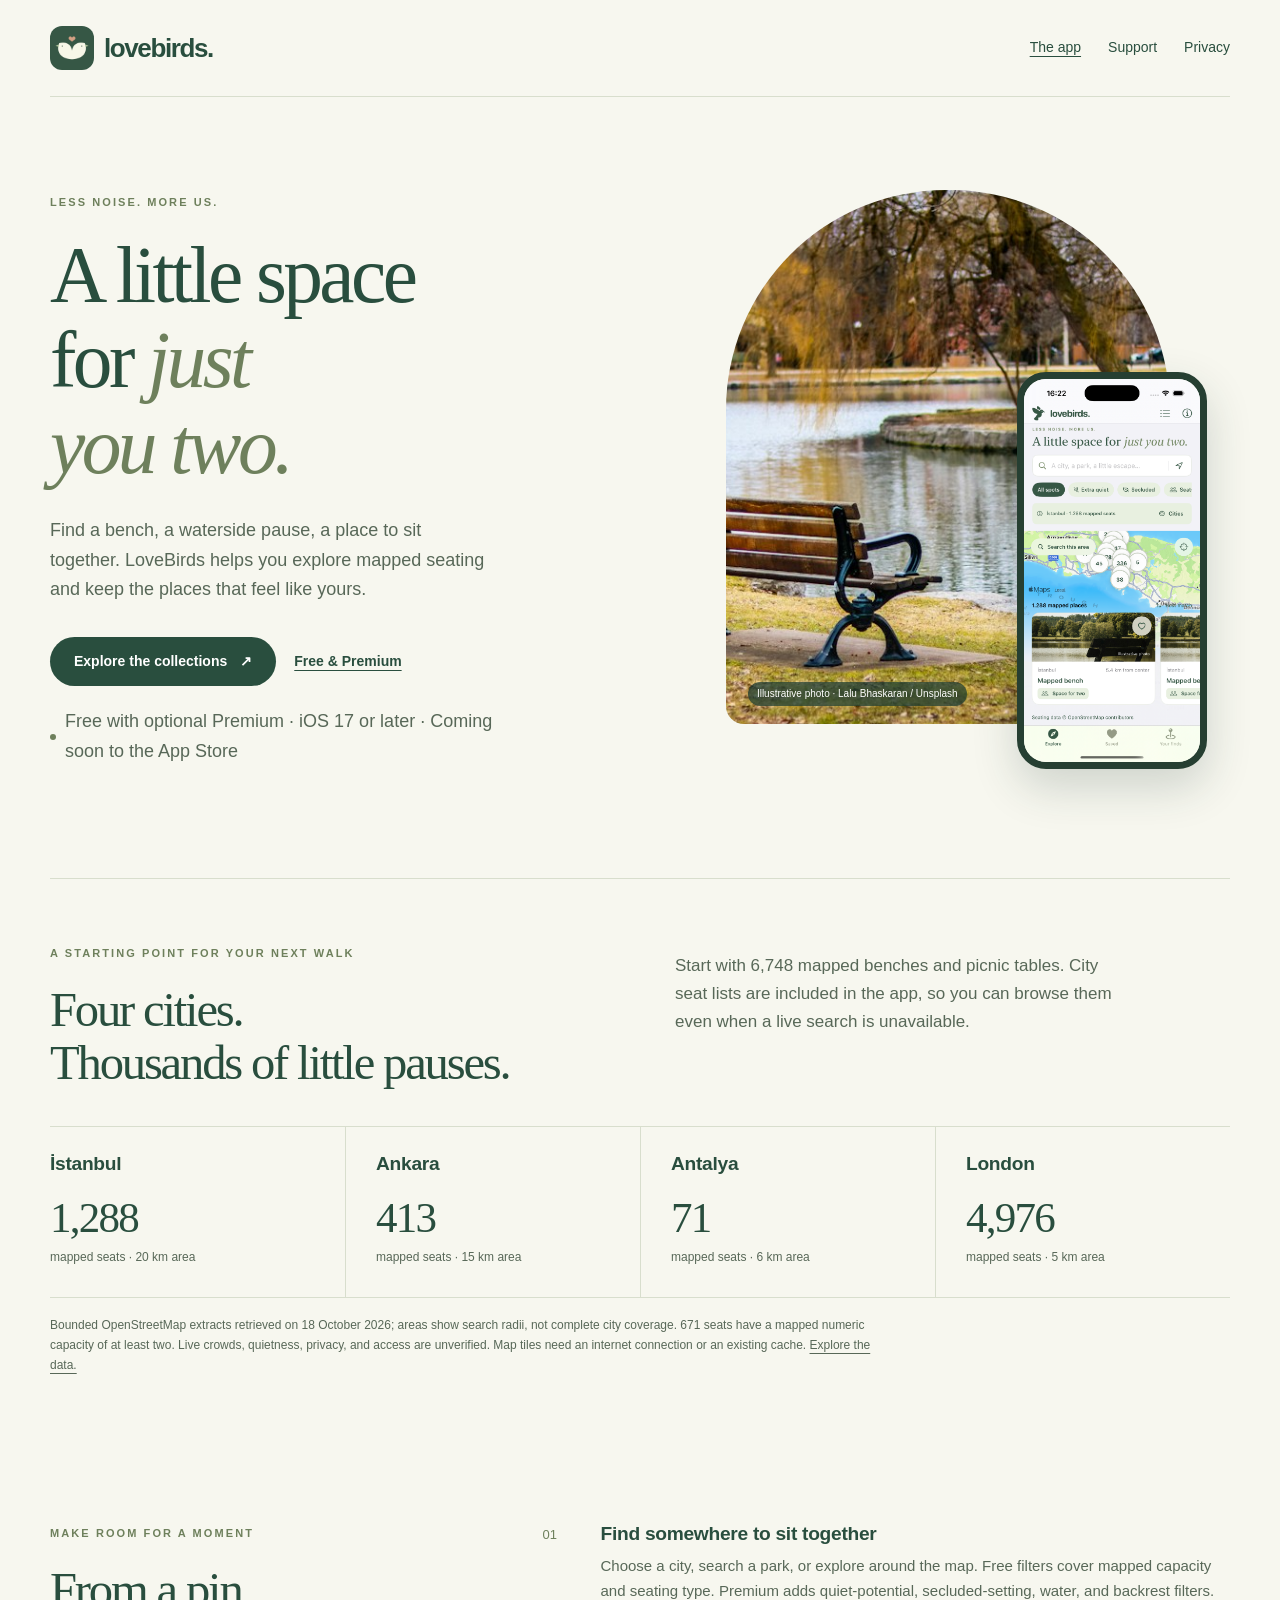
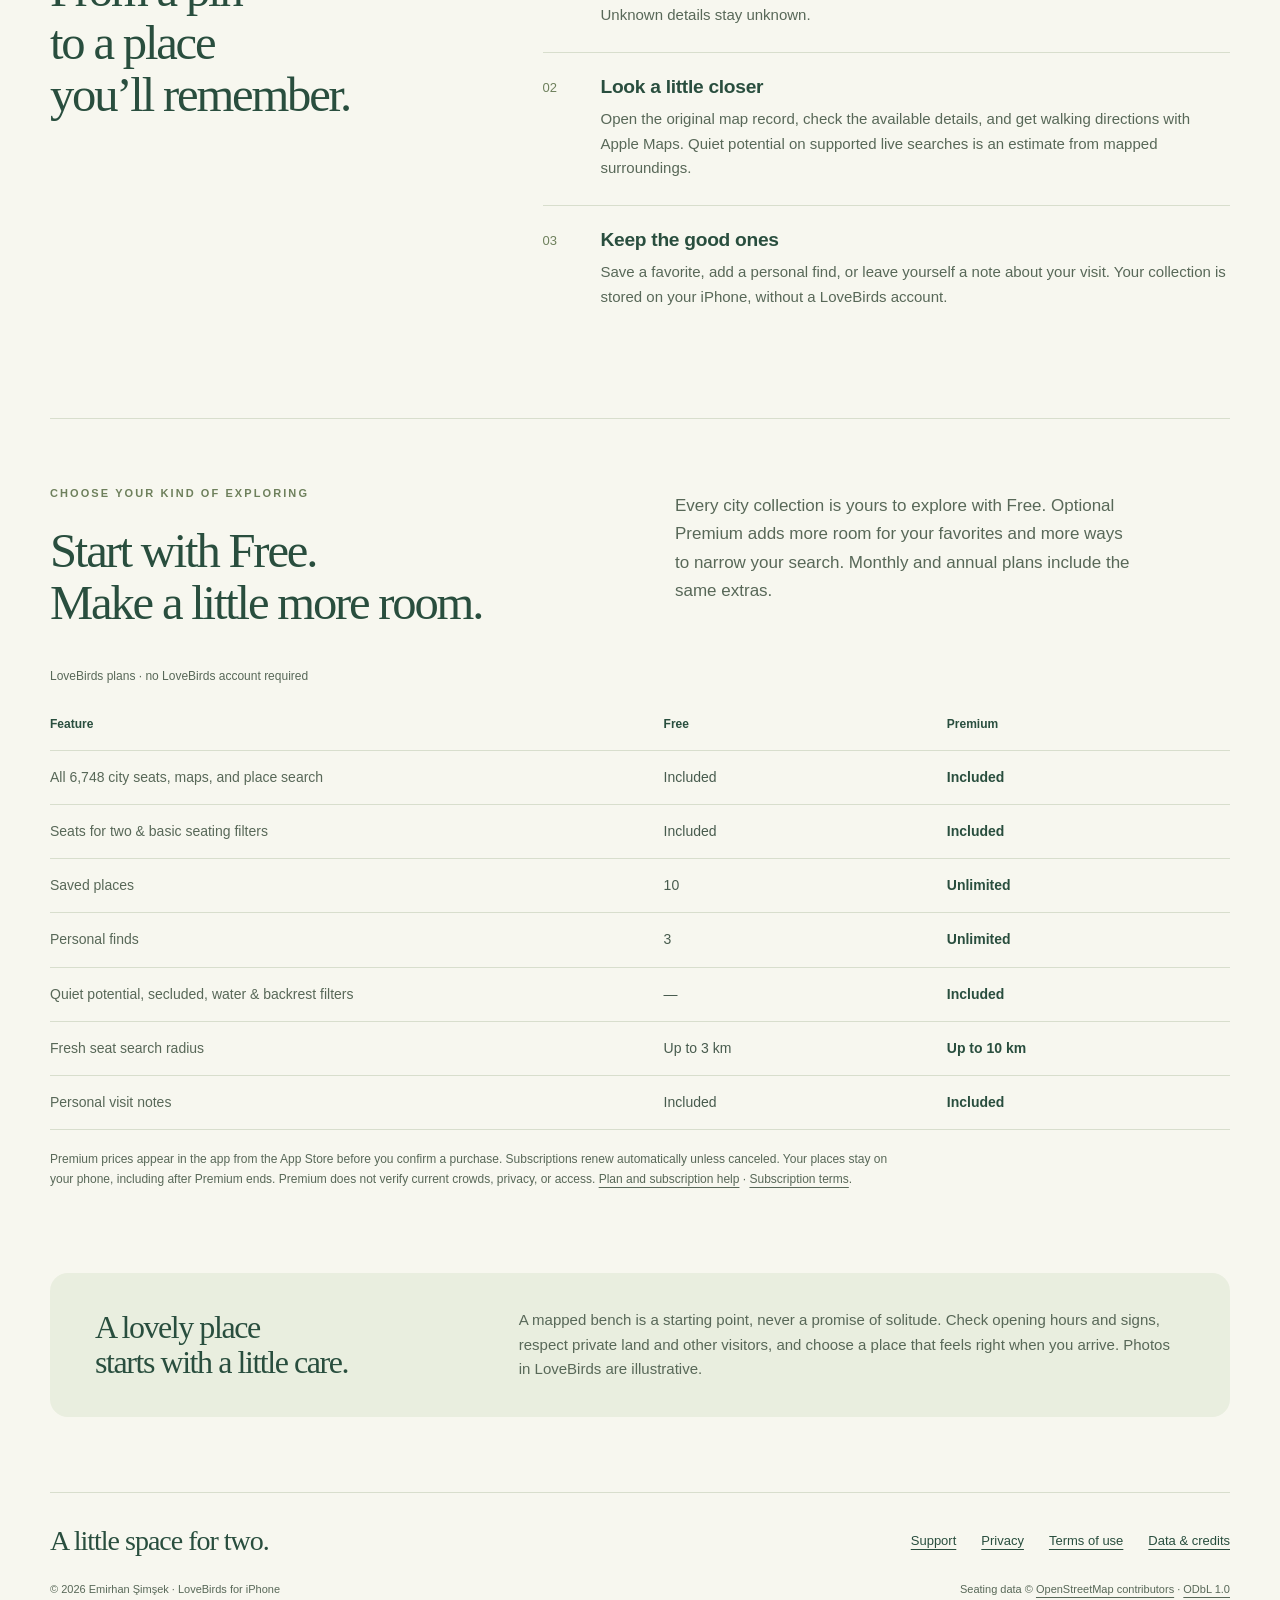
<file: index.html>
<!doctype html>
<html lang="en">
<head>
<meta charset="utf-8">
<meta name="viewport" content="width=device-width, initial-scale=1">
<meta name="theme-color" content="#294e3e">
<meta name="description" content="Find mapped benches and picnic tables, save your favorite places, and make a little time for each other. LoveBirds for iPhone.">
<meta name="referrer" content="strict-origin-when-cross-origin">
<title>A little space for two · LoveBirds</title>
<link rel="canonical" href="https://emirhan777.github.io/LoveBirds/">
<link rel="icon" type="image/png" href="assets/app-icon.png">
<link rel="apple-touch-icon" href="assets/app-icon.png">
<link rel="stylesheet" href="styles.css">
<meta property="og:title" content="A little space for two · LoveBirds">
<meta property="og:description" content="Find mapped benches and picnic tables, save your favorite places, and make a little time for each other. LoveBirds for iPhone.">
<meta property="og:type" content="website">
<meta property="og:url" content="https://emirhan777.github.io/LoveBirds/">
<meta property="og:image" content="https://emirhan777.github.io/LoveBirds/assets/app-icon.png">
</head>
<body>
<a class="skip" href="#main">Skip to content</a>
<header class="site-header wrap">
<a class="brand" href="index.html" aria-label="LoveBirds home"><img src="assets/app-icon.png" alt="" width="44" height="44">lovebirds.</a>
<nav class="site-nav" aria-label="Main navigation"><a href="index.html" aria-current="page" class="desktop-nav">The app</a><a href="support.html">Support</a><a href="privacy.html">Privacy</a></nav>
</header>
<main id="main" class="wrap">
<section class="hero" aria-labelledby="hero-title">
<div class="hero-copy"><p class="eyebrow">Less noise. More us.</p><h1 id="hero-title">A little space<br>for <em>just<br>you two.</em></h1><p>Find a bench, a waterside pause, a place to sit together. LoveBirds helps you explore mapped seating and keep the places that feel like yours.</p><div class="actions"><a class="button" href="#collections">Explore the collections <span aria-hidden="true">↗</span></a><a class="text-link" href="#plans">Free & Premium</a></div><p class="availability">Free with optional Premium · iOS 17 or later · Coming soon to the App Store</p></div>
<figure class="hero-art" aria-label="An illustrative lakeside bench and an actual LoveBirds app screenshot"><img class="landscape" src="assets/lake-bench.jpg" alt="An empty bench beside a lake, surrounded by trees" width="1000" height="667"><figcaption class="photo-note">Illustrative photo · Lalu Bhaskaran / Unsplash</figcaption><div class="phone"><img src="assets/explore.png" alt="LoveBirds showing 1,288 mapped seats around İstanbul, with map clusters and a seat card" width="1206" height="2622"></div></figure>
</section>
<section class="collection" id="collections" aria-labelledby="collections-title"><div class="section-intro"><div><p class="eyebrow">A starting point for your next walk</p><h2 id="collections-title">Four cities.<br>Thousands of little pauses.</h2></div><p>Start with 6,748 mapped benches and picnic tables. City seat lists are included in the app, so you can browse them even when a live search is unavailable.</p></div><div class="cities"><article class="city"><h3>İstanbul</h3><strong>1,288</strong><span>mapped seats · 20 km area</span></article><article class="city"><h3>Ankara</h3><strong>413</strong><span>mapped seats · 15 km area</span></article><article class="city"><h3>Antalya</h3><strong>71</strong><span>mapped seats · 6 km area</span></article><article class="city"><h3>London</h3><strong>4,976</strong><span>mapped seats · 5 km area</span></article></div><p class="small-note">Bounded OpenStreetMap extracts retrieved on 18 October 2026; areas show search radii, not complete city coverage. 671 seats have a mapped numeric capacity of at least two. Live crowds, quietness, privacy, and access are unverified. Map tiles need an internet connection or an existing cache. <a href="credits.html">Explore the data.</a></p></section>
<section class="how" aria-labelledby="how-title"><div class="how-heading"><p class="eyebrow">Make room for a moment</p><h2 id="how-title">From a pin<br>to a place<br>you’ll remember.</h2></div><div class="steps"><article class="step"><div><h3>Find somewhere to sit together</h3><p>Choose a city, search a park, or explore around the map. Free filters cover mapped capacity and seating type. Premium adds quiet-potential, secluded-setting, water, and backrest filters. Unknown details stay unknown.</p></div></article><article class="step"><div><h3>Look a little closer</h3><p>Open the original map record, check the available details, and get walking directions with Apple Maps. Quiet potential on supported live searches is an estimate from mapped surroundings.</p></div></article><article class="step"><div><h3>Keep the good ones</h3><p>Save a favorite, add a personal find, or leave yourself a note about your visit. Your collection is stored on your iPhone, without a LoveBirds account.</p></div></article></div></section>
<section class="collection" id="plans" aria-labelledby="plans-title"><div class="section-intro"><div><p class="eyebrow">Choose your kind of exploring</p><h2 id="plans-title">Start with Free.<br>Make a little more room.</h2></div><p>Every city collection is yours to explore with Free. Optional Premium adds more room for your favorites and more ways to narrow your search. Monthly and annual plans include the same extras.</p></div><table class="data-table plan-table"><caption class="small-note">LoveBirds plans · no LoveBirds account required</caption><thead><tr><th scope="col">Feature</th><th scope="col">Free</th><th scope="col">Premium</th></tr></thead><tbody><tr><th scope="row">All 6,748 city seats, maps, and place search</th><td>Included</td><td>Included</td></tr><tr><th scope="row">Seats for two & basic seating filters</th><td>Included</td><td>Included</td></tr><tr><th scope="row">Saved places</th><td>10</td><td>Unlimited</td></tr><tr><th scope="row">Personal finds</th><td>3</td><td>Unlimited</td></tr><tr><th scope="row">Quiet potential, secluded, water & backrest filters</th><td>—</td><td>Included</td></tr><tr><th scope="row">Fresh seat search radius</th><td>Up to 3 km</td><td>Up to 10 km</td></tr><tr><th scope="row">Personal visit notes</th><td>Included</td><td>Included</td></tr></tbody></table><p class="small-note">Premium prices appear in the app from the App Store before you confirm a purchase. Subscriptions renew automatically unless canceled. Your places stay on your phone, including after Premium ends. Premium does not verify current crowds, privacy, or access. <a href="support.html#premium">Plan and subscription help</a> · <a href="terms.html#subscriptions">Subscription terms</a>.</p></section>
<aside class="gentle-note"><h2>A lovely place<br>starts with a little care.</h2><p>A mapped bench is a starting point, never a promise of solitude. Check opening hours and signs, respect private land and other visitors, and choose a place that feels right when you arrive. Photos in LoveBirds are illustrative.</p></aside>
</main>
<footer class="site-footer wrap">
<div class="footer-top"><span class="footer-brand">A little space for two.</span><nav class="footer-links" aria-label="Information"><a href="support.html">Support</a><a href="privacy.html">Privacy</a><a href="terms.html">Terms of use</a><a href="credits.html">Data & credits</a></nav></div>
<div class="footer-note"><p>© 2026 Emirhan Şimşek · LoveBirds for iPhone</p><p>Seating data © <a href="https://www.openstreetmap.org/copyright">OpenStreetMap contributors</a> · <a href="data/ODbL-1.0.txt">ODbL 1.0</a></p></div>
</footer>
</body>
</html>
</file>
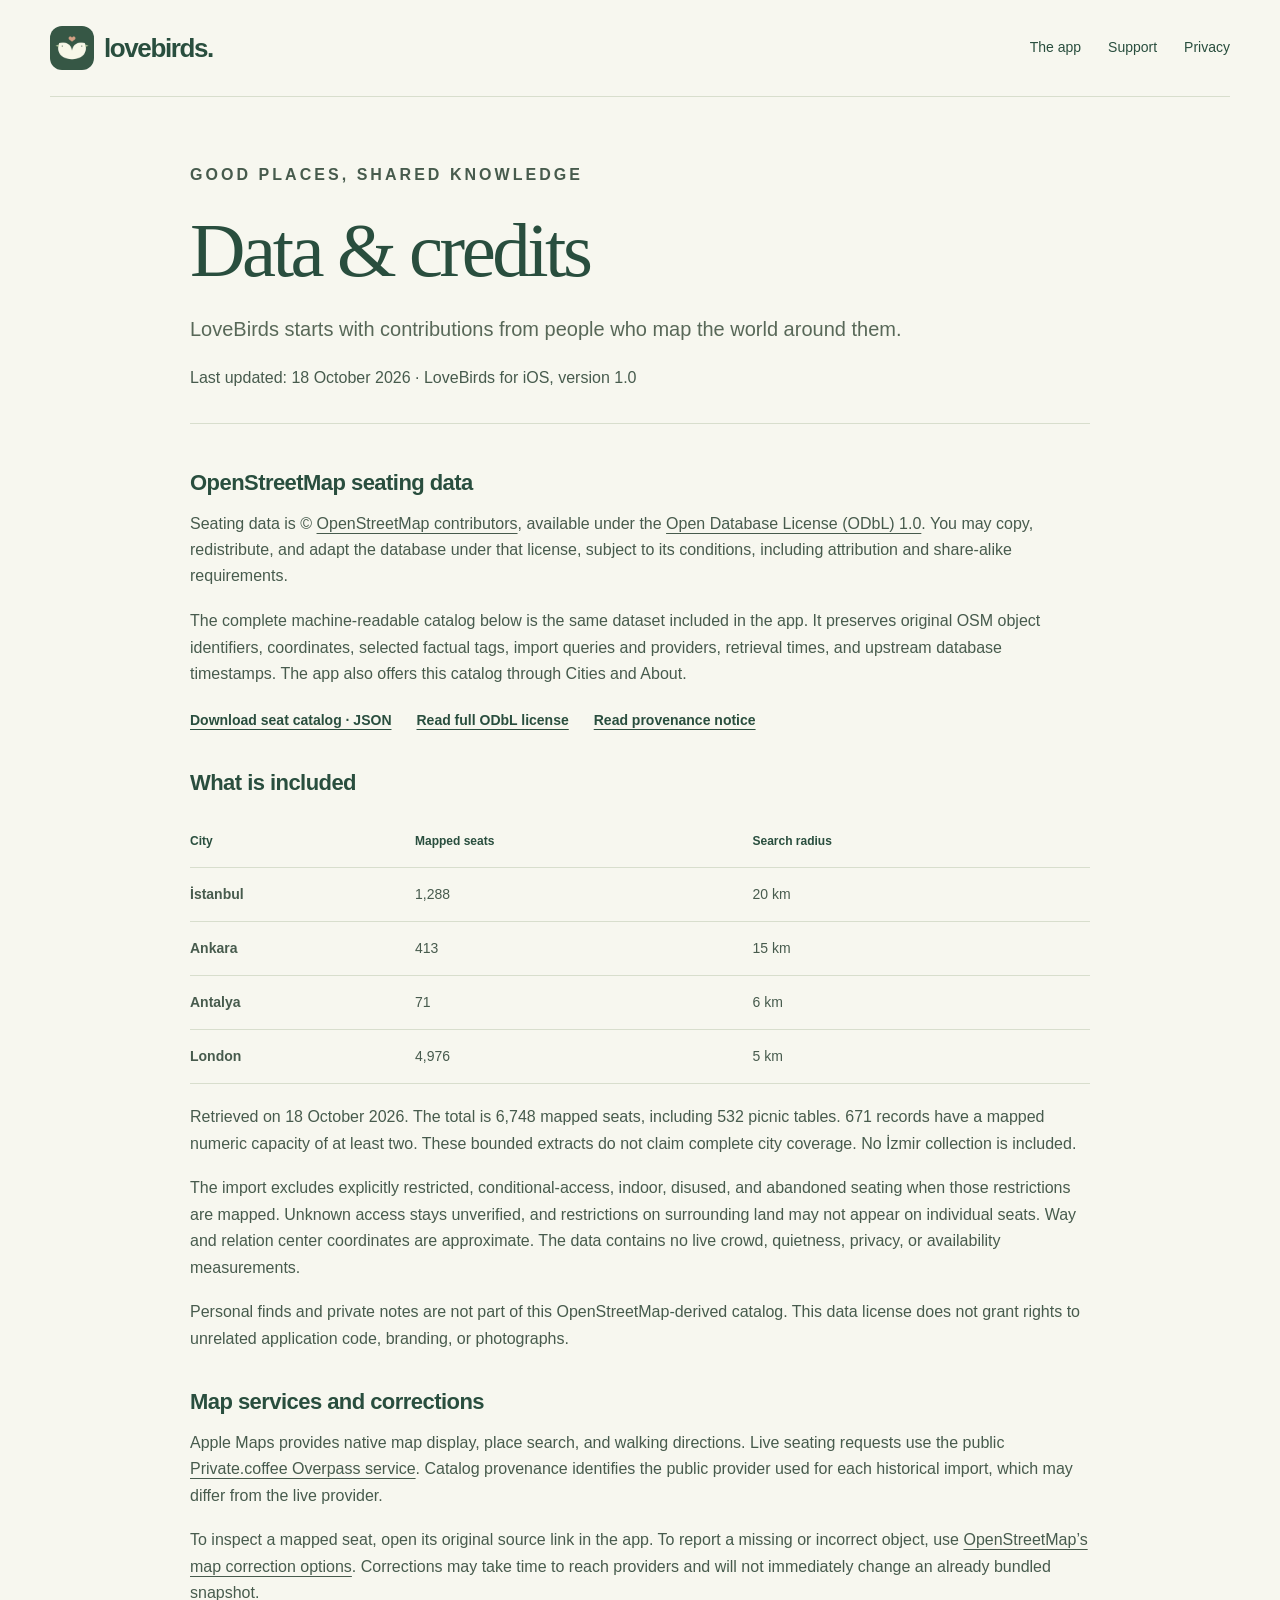
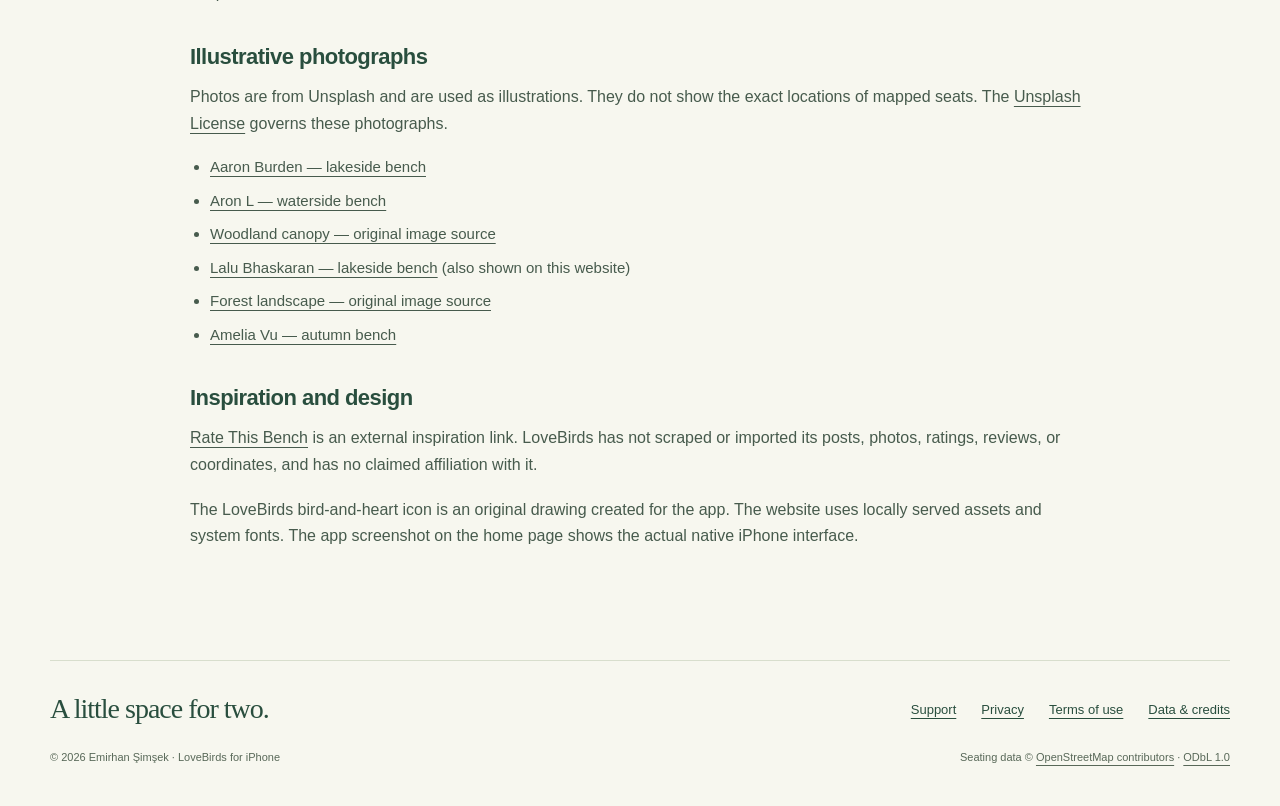
<file: credits.html>
<!doctype html>
<html lang="en">
<head>
<meta charset="utf-8">
<meta name="viewport" content="width=device-width, initial-scale=1">
<meta name="theme-color" content="#294e3e">
<meta name="description" content="OpenStreetMap attribution, the downloadable LoveBirds seat catalog, source provenance, and photo credits.">
<meta name="referrer" content="strict-origin-when-cross-origin">
<title>Data &amp; credits · LoveBirds</title>
<link rel="canonical" href="https://emirhan777.github.io/LoveBirds/credits.html">
<link rel="icon" type="image/png" href="assets/app-icon.png">
<link rel="apple-touch-icon" href="assets/app-icon.png">
<link rel="stylesheet" href="styles.css">
<meta property="og:title" content="Data &amp; credits · LoveBirds">
<meta property="og:description" content="OpenStreetMap attribution, the downloadable LoveBirds seat catalog, source provenance, and photo credits.">
<meta property="og:type" content="website">
<meta property="og:url" content="https://emirhan777.github.io/LoveBirds/credits.html">
<meta property="og:image" content="https://emirhan777.github.io/LoveBirds/assets/app-icon.png">
</head>
<body>
<a class="skip" href="#main">Skip to content</a>
<header class="site-header wrap">
<a class="brand" href="index.html" aria-label="LoveBirds home"><img src="assets/app-icon.png" alt="" width="44" height="44">lovebirds.</a>
<nav class="site-nav" aria-label="Main navigation"><a href="index.html" class="desktop-nav">The app</a><a href="support.html">Support</a><a href="privacy.html">Privacy</a></nav>
</header>
<main id="main" class="wrap document"><header class="document-head"><p class="eyebrow">Good places, shared knowledge</p><h1>Data & credits</h1><p class="lead">LoveBirds starts with contributions from people who map the world around them.</p><p class="updated">Last updated: 18 October 2026 · LoveBirds for iOS, version 1.0</p></header>
<section><h2>OpenStreetMap seating data</h2><p>Seating data is © <a href="https://www.openstreetmap.org/copyright">OpenStreetMap contributors</a>, available under the <a href="https://opendatacommons.org/licenses/odbl/1-0/">Open Database License (ODbL) 1.0</a>. You may copy, redistribute, and adapt the database under that license, subject to its conditions, including attribution and share-alike requirements.</p><p>The complete machine-readable catalog below is the same dataset included in the app. It preserves original OSM object identifiers, coordinates, selected factual tags, import queries and providers, retrieval times, and upstream database timestamps. The app also offers this catalog through Cities and About.</p><div class="download-links"><a href="data/seating-catalog.json" download>Download seat catalog · JSON</a><a href="data/ODbL-1.0.txt">Read full ODbL license</a><a href="data/NOTICE.txt">Read provenance notice</a></div></section>
<section><h2>What is included</h2><table class="data-table"><thead><tr><th scope="col">City</th><th scope="col">Mapped seats</th><th scope="col">Search radius</th></tr></thead><tbody><tr><td>İstanbul</td><td>1,288</td><td>20 km</td></tr><tr><td>Ankara</td><td>413</td><td>15 km</td></tr><tr><td>Antalya</td><td>71</td><td>6 km</td></tr><tr><td>London</td><td>4,976</td><td>5 km</td></tr></tbody></table><p>Retrieved on 18 October 2026. The total is 6,748 mapped seats, including 532 picnic tables. 671 records have a mapped numeric capacity of at least two. These bounded extracts do not claim complete city coverage. No İzmir collection is included.</p><p>The import excludes explicitly restricted, conditional-access, indoor, disused, and abandoned seating when those restrictions are mapped. Unknown access stays unverified, and restrictions on surrounding land may not appear on individual seats. Way and relation center coordinates are approximate. The data contains no live crowd, quietness, privacy, or availability measurements.</p><p>Personal finds and private notes are not part of this OpenStreetMap-derived catalog. This data license does not grant rights to unrelated application code, branding, or photographs.</p></section>
<section><h2>Map services and corrections</h2><p>Apple Maps provides native map display, place search, and walking directions. Live seating requests use the public <a href="https://overpass.private.coffee/">Private.coffee Overpass service</a>. Catalog provenance identifies the public provider used for each historical import, which may differ from the live provider.</p><p>To inspect a mapped seat, open its original source link in the app. To report a missing or incorrect object, use <a href="https://www.openstreetmap.org/fixthemap">OpenStreetMap’s map correction options</a>. Corrections may take time to reach providers and will not immediately change an already bundled snapshot.</p></section>
<section><h2>Illustrative photographs</h2><p>Photos are from Unsplash and are used as illustrations. They do not show the exact locations of mapped seats. The <a href="https://unsplash.com/license">Unsplash License</a> governs these photographs.</p><ul class="credit-list"><li><a href="https://unsplash.com/photos/ETcgMw6MdZY">Aaron Burden — lakeside bench</a></li><li><a href="https://unsplash.com/photos/dphL_bn1yIg">Aron L — waterside bench</a></li><li><a href="https://images.unsplash.com/photo-1441974231531-c6227db76b6e">Woodland canopy — original image source</a></li><li><a href="https://unsplash.com/photos/YF_fKkDw4jI">Lalu Bhaskaran — lakeside bench</a> (also shown on this website)</li><li><a href="https://images.unsplash.com/photo-1473448912268-2022ce9509d8">Forest landscape — original image source</a></li><li><a href="https://unsplash.com/photos/hNfQpGv3Zt0">Amelia Vu — autumn bench</a></li></ul></section>
<section><h2>Inspiration and design</h2><p><a href="https://www.instagram.com/ratethisbench/">Rate This Bench</a> is an external inspiration link. LoveBirds has not scraped or imported its posts, photos, ratings, reviews, or coordinates, and has no claimed affiliation with it.</p><p>The LoveBirds bird-and-heart icon is an original drawing created for the app. The website uses locally served assets and system fonts. The app screenshot on the home page shows the actual native iPhone interface.</p></section>
</main>
<footer class="site-footer wrap">
<div class="footer-top"><span class="footer-brand">A little space for two.</span><nav class="footer-links" aria-label="Information"><a href="support.html">Support</a><a href="privacy.html">Privacy</a><a href="terms.html">Terms of use</a><a href="credits.html" aria-current="page">Data & credits</a></nav></div>
<div class="footer-note"><p>© 2026 Emirhan Şimşek · LoveBirds for iPhone</p><p>Seating data © <a href="https://www.openstreetmap.org/copyright">OpenStreetMap contributors</a> · <a href="data/ODbL-1.0.txt">ODbL 1.0</a></p></div>
</footer>
</body>
</html>
</file>
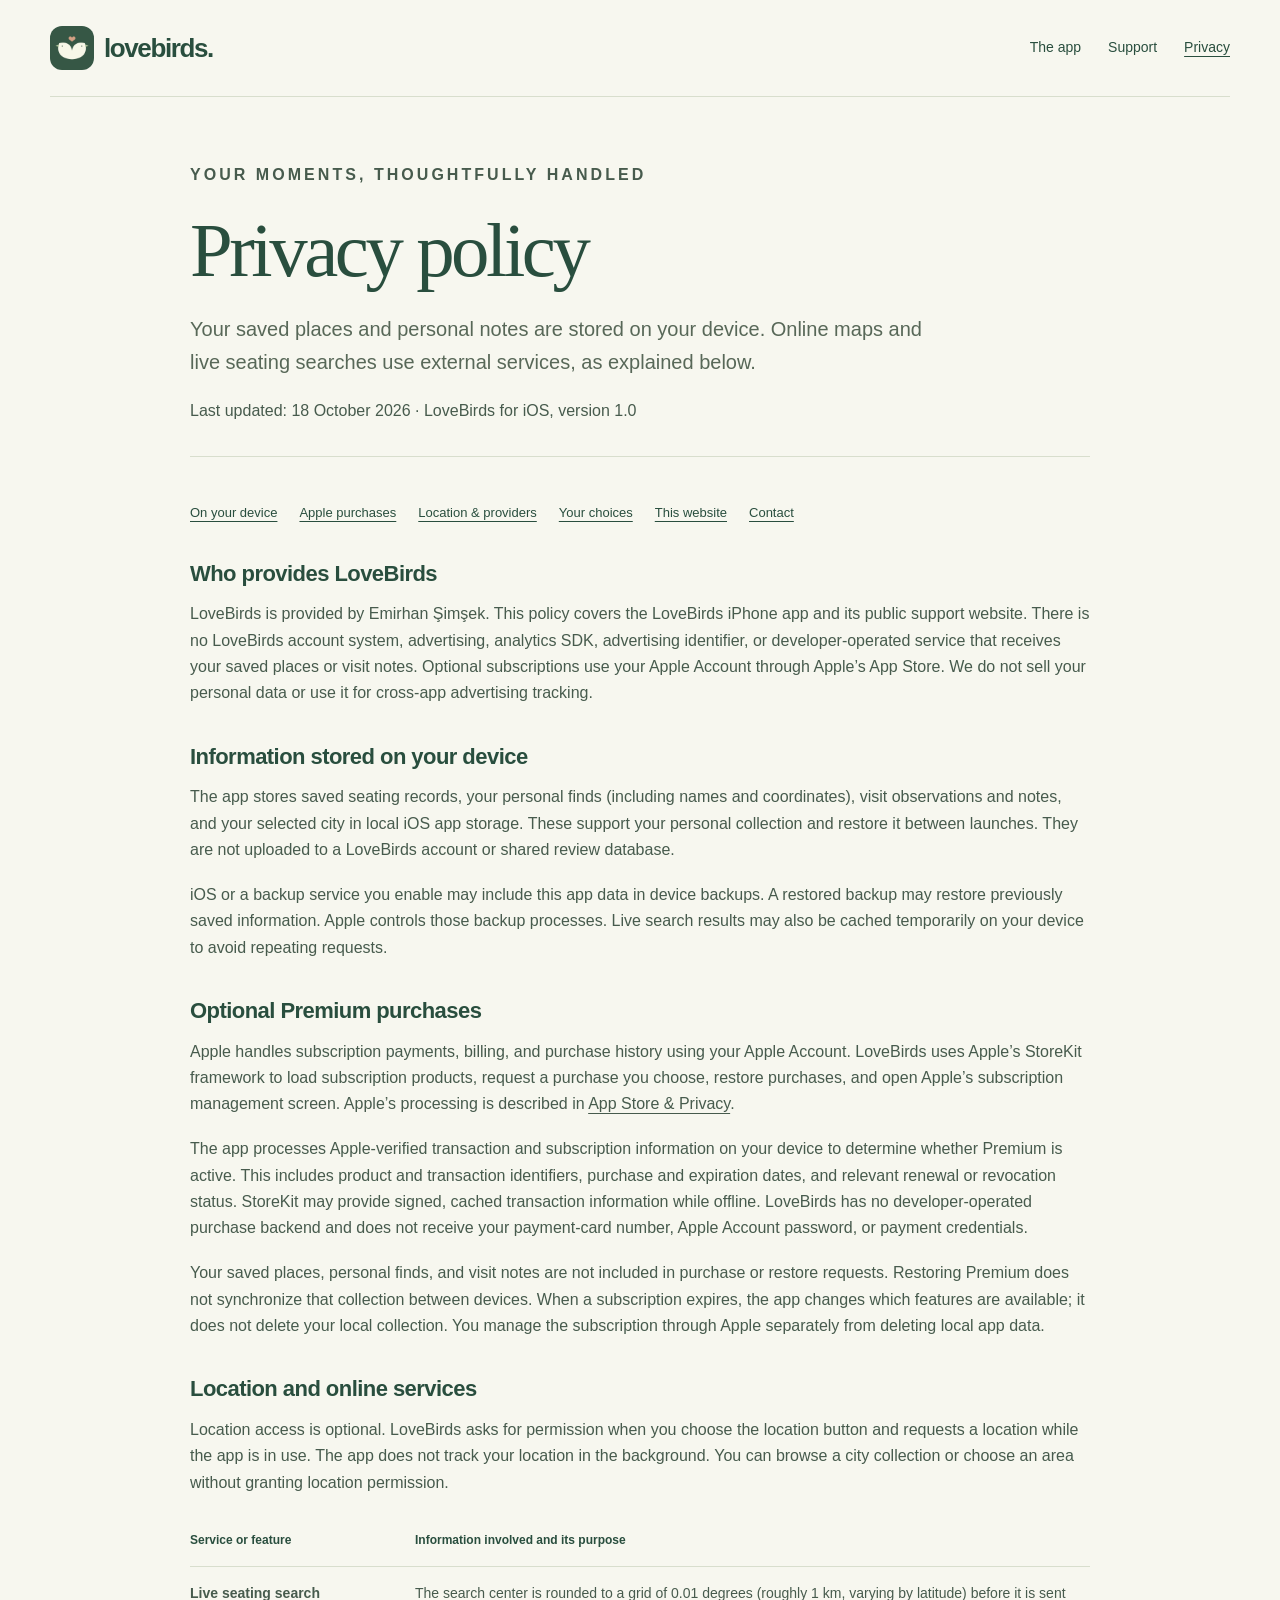
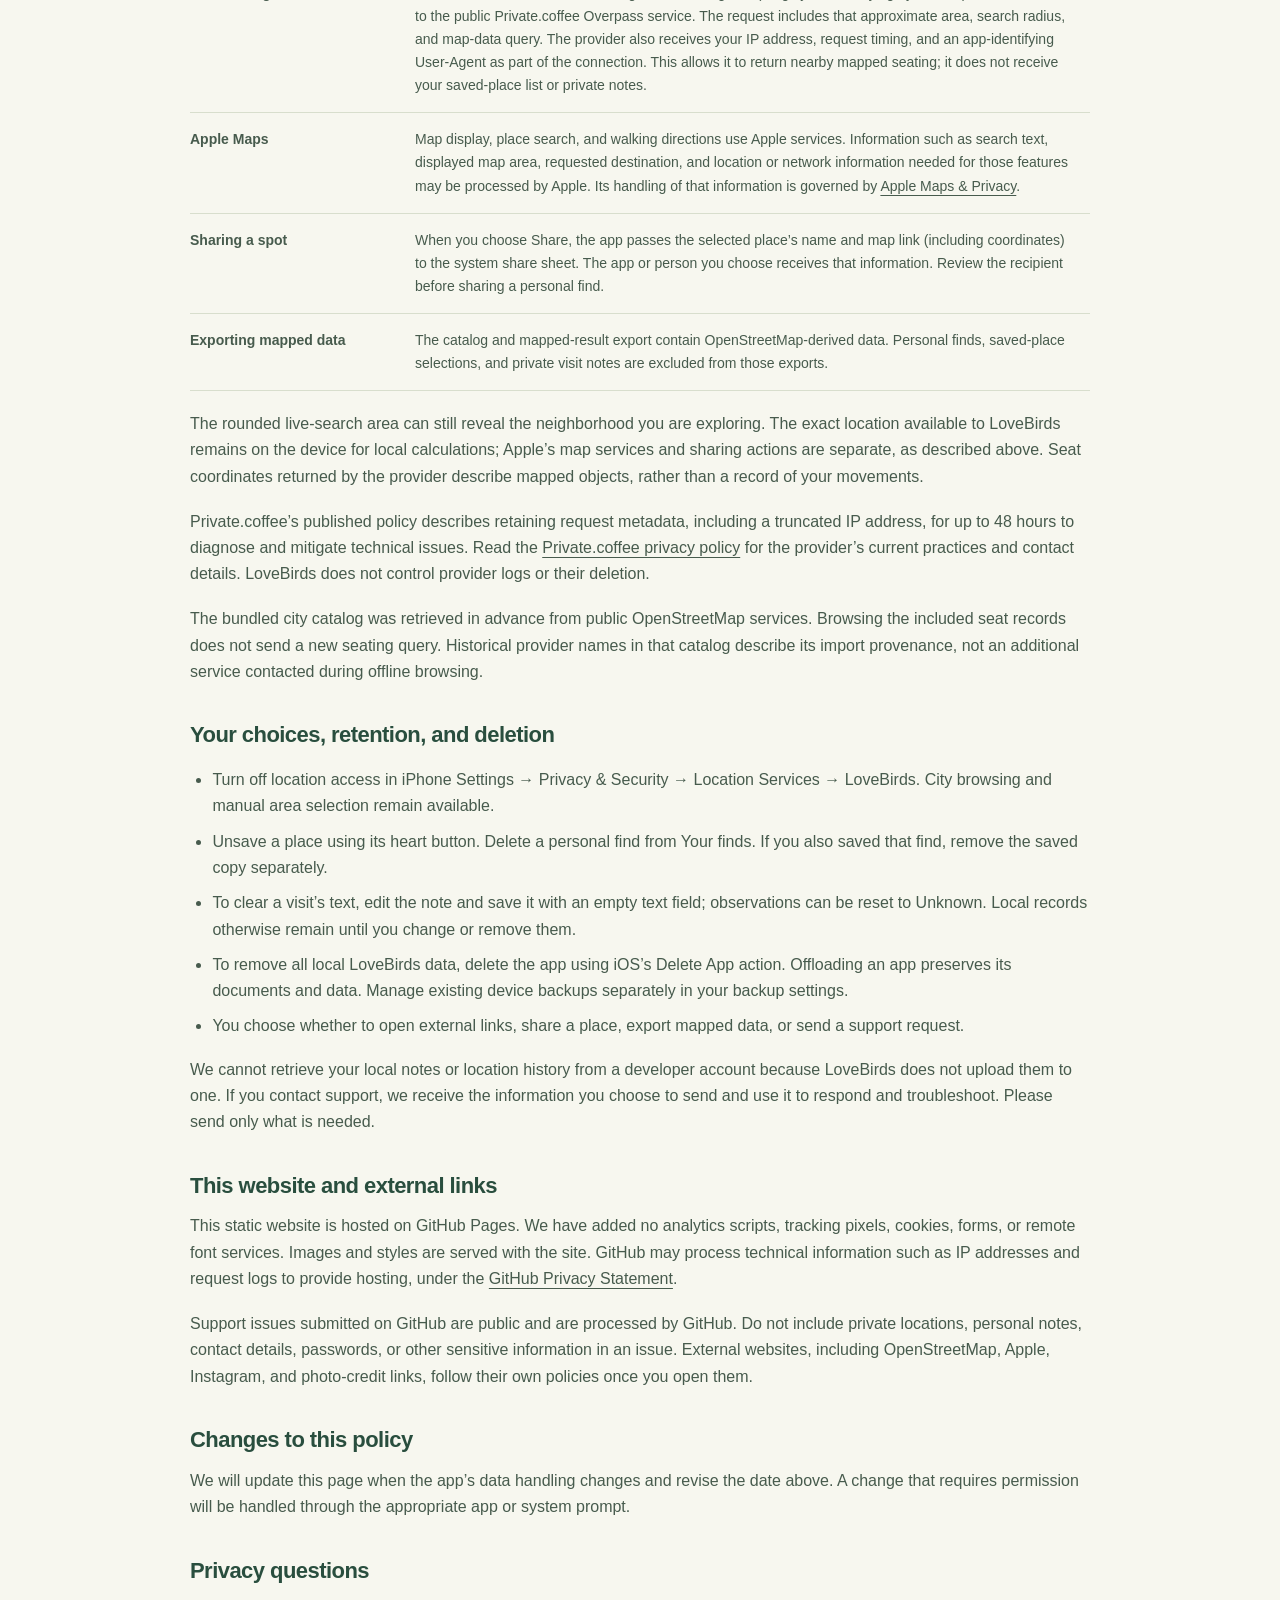
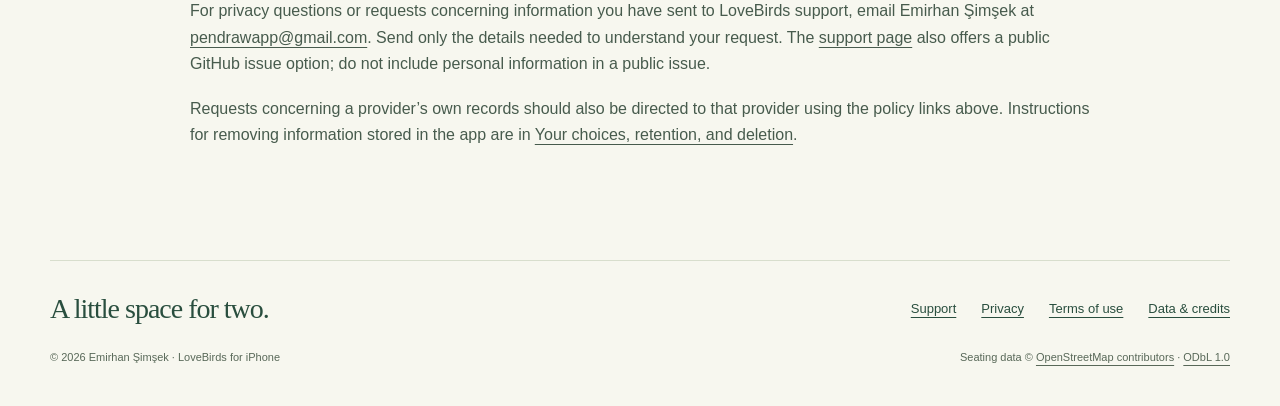
<file: privacy.html>
<!doctype html>
<html lang="en">
<head>
<meta charset="utf-8">
<meta name="viewport" content="width=device-width, initial-scale=1">
<meta name="theme-color" content="#294e3e">
<meta name="description" content="How LoveBirds uses location, stores saved places and notes, and connects to map and seating providers.">
<meta name="referrer" content="strict-origin-when-cross-origin">
<title>Privacy policy · LoveBirds</title>
<link rel="canonical" href="https://emirhan777.github.io/LoveBirds/privacy.html">
<link rel="icon" type="image/png" href="assets/app-icon.png">
<link rel="apple-touch-icon" href="assets/app-icon.png">
<link rel="stylesheet" href="styles.css">
<meta property="og:title" content="Privacy policy · LoveBirds">
<meta property="og:description" content="How LoveBirds uses location, stores saved places and notes, and connects to map and seating providers.">
<meta property="og:type" content="website">
<meta property="og:url" content="https://emirhan777.github.io/LoveBirds/privacy.html">
<meta property="og:image" content="https://emirhan777.github.io/LoveBirds/assets/app-icon.png">
</head>
<body>
<a class="skip" href="#main">Skip to content</a>
<header class="site-header wrap">
<a class="brand" href="index.html" aria-label="LoveBirds home"><img src="assets/app-icon.png" alt="" width="44" height="44">lovebirds.</a>
<nav class="site-nav" aria-label="Main navigation"><a href="index.html" class="desktop-nav">The app</a><a href="support.html">Support</a><a href="privacy.html" aria-current="page">Privacy</a></nav>
</header>
<main id="main" class="wrap document"><header class="document-head"><p class="eyebrow">Your moments, thoughtfully handled</p><h1>Privacy policy</h1><p class="lead">Your saved places and personal notes are stored on your device. Online maps and live seating searches use external services, as explained below.</p><p class="updated">Last updated: 18 October 2026 · LoveBirds for iOS, version 1.0</p></header>
<nav class="contents" aria-label="On this page"><a href="#local-data">On your device</a><a href="#purchases">Apple purchases</a><a href="#location">Location & providers</a><a href="#choices">Your choices</a><a href="#website">This website</a><a href="#contact">Contact</a></nav>
<section><h2>Who provides LoveBirds</h2><p>LoveBirds is provided by Emirhan Şimşek. This policy covers the LoveBirds iPhone app and its public support website. There is no LoveBirds account system, advertising, analytics SDK, advertising identifier, or developer-operated service that receives your saved places or visit notes. Optional subscriptions use your Apple Account through Apple’s App Store. We do not sell your personal data or use it for cross-app advertising tracking.</p></section>
<section id="local-data"><h2>Information stored on your device</h2><p>The app stores saved seating records, your personal finds (including names and coordinates), visit observations and notes, and your selected city in local iOS app storage. These support your personal collection and restore it between launches. They are not uploaded to a LoveBirds account or shared review database.</p><p>iOS or a backup service you enable may include this app data in device backups. A restored backup may restore previously saved information. Apple controls those backup processes. Live search results may also be cached temporarily on your device to avoid repeating requests.</p></section>
<section id="purchases"><h2>Optional Premium purchases</h2><p>Apple handles subscription payments, billing, and purchase history using your Apple Account. LoveBirds uses Apple’s StoreKit framework to load subscription products, request a purchase you choose, restore purchases, and open Apple’s subscription management screen. Apple’s processing is described in <a href="https://www.apple.com/legal/privacy/data/en/app-store/">App Store & Privacy</a>.</p><p>The app processes Apple-verified transaction and subscription information on your device to determine whether Premium is active. This includes product and transaction identifiers, purchase and expiration dates, and relevant renewal or revocation status. StoreKit may provide signed, cached transaction information while offline. LoveBirds has no developer-operated purchase backend and does not receive your payment-card number, Apple Account password, or payment credentials.</p><p>Your saved places, personal finds, and visit notes are not included in purchase or restore requests. Restoring Premium does not synchronize that collection between devices. When a subscription expires, the app changes which features are available; it does not delete your local collection. You manage the subscription through Apple separately from deleting local app data.</p></section>
<section id="location"><h2>Location and online services</h2><p>Location access is optional. LoveBirds asks for permission when you choose the location button and requests a location while the app is in use. The app does not track your location in the background. You can browse a city collection or choose an area without granting location permission.</p><table class="data-table"><thead><tr><th scope="col">Service or feature</th><th scope="col">Information involved and its purpose</th></tr></thead><tbody><tr><td>Live seating search</td><td>The search center is rounded to a grid of 0.01 degrees (roughly 1 km, varying by latitude) before it is sent to the public Private.coffee Overpass service. The request includes that approximate area, search radius, and map-data query. The provider also receives your IP address, request timing, and an app-identifying User-Agent as part of the connection. This allows it to return nearby mapped seating; it does not receive your saved-place list or private notes.</td></tr><tr><td>Apple Maps</td><td>Map display, place search, and walking directions use Apple services. Information such as search text, displayed map area, requested destination, and location or network information needed for those features may be processed by Apple. Its handling of that information is governed by <a href="https://www.apple.com/legal/privacy/data/en/apple-maps/">Apple Maps & Privacy</a>.</td></tr><tr><td>Sharing a spot</td><td>When you choose Share, the app passes the selected place’s name and map link (including coordinates) to the system share sheet. The app or person you choose receives that information. Review the recipient before sharing a personal find.</td></tr><tr><td>Exporting mapped data</td><td>The catalog and mapped-result export contain OpenStreetMap-derived data. Personal finds, saved-place selections, and private visit notes are excluded from those exports.</td></tr></tbody></table><p>The rounded live-search area can still reveal the neighborhood you are exploring. The exact location available to LoveBirds remains on the device for local calculations; Apple’s map services and sharing actions are separate, as described above. Seat coordinates returned by the provider describe mapped objects, rather than a record of your movements.</p><p>Private.coffee’s published policy describes retaining request metadata, including a truncated IP address, for up to 48 hours to diagnose and mitigate technical issues. Read the <a href="https://overpass.private.coffee/#privacy">Private.coffee privacy policy</a> for the provider’s current practices and contact details. LoveBirds does not control provider logs or their deletion.</p><p>The bundled city catalog was retrieved in advance from public OpenStreetMap services. Browsing the included seat records does not send a new seating query. Historical provider names in that catalog describe its import provenance, not an additional service contacted during offline browsing.</p></section>
<section id="choices"><h2>Your choices, retention, and deletion</h2><ul><li>Turn off location access in iPhone Settings → Privacy & Security → Location Services → LoveBirds. City browsing and manual area selection remain available.</li><li>Unsave a place using its heart button. Delete a personal find from Your finds. If you also saved that find, remove the saved copy separately.</li><li>To clear a visit’s text, edit the note and save it with an empty text field; observations can be reset to Unknown. Local records otherwise remain until you change or remove them.</li><li>To remove all local LoveBirds data, delete the app using iOS’s Delete App action. Offloading an app preserves its documents and data. Manage existing device backups separately in your backup settings.</li><li>You choose whether to open external links, share a place, export mapped data, or send a support request.</li></ul><p>We cannot retrieve your local notes or location history from a developer account because LoveBirds does not upload them to one. If you contact support, we receive the information you choose to send and use it to respond and troubleshoot. Please send only what is needed.</p></section>
<section id="website"><h2>This website and external links</h2><p>This static website is hosted on GitHub Pages. We have added no analytics scripts, tracking pixels, cookies, forms, or remote font services. Images and styles are served with the site. GitHub may process technical information such as IP addresses and request logs to provide hosting, under the <a href="https://docs.github.com/en/site-policy/privacy-policies/github-general-privacy-statement">GitHub Privacy Statement</a>.</p><p>Support issues submitted on GitHub are public and are processed by GitHub. Do not include private locations, personal notes, contact details, passwords, or other sensitive information in an issue. External websites, including OpenStreetMap, Apple, Instagram, and photo-credit links, follow their own policies once you open them.</p></section>
<section><h2>Changes to this policy</h2><p>We will update this page when the app’s data handling changes and revise the date above. A change that requires permission will be handled through the appropriate app or system prompt.</p></section>
<section id="contact"><h2>Privacy questions</h2><p>For privacy questions or requests concerning information you have sent to LoveBirds support, email Emirhan Şimşek at <a href="mailto:pendrawapp@gmail.com?subject=LoveBirds%20privacy">pendrawapp@gmail.com</a>. Send only the details needed to understand your request. The <a href="support.html#contact">support page</a> also offers a public GitHub issue option; do not include personal information in a public issue.</p><p>Requests concerning a provider’s own records should also be directed to that provider using the policy links above. Instructions for removing information stored in the app are in <a href="#choices">Your choices, retention, and deletion</a>.</p></section>
</main>
<footer class="site-footer wrap">
<div class="footer-top"><span class="footer-brand">A little space for two.</span><nav class="footer-links" aria-label="Information"><a href="support.html">Support</a><a href="privacy.html" aria-current="page">Privacy</a><a href="terms.html">Terms of use</a><a href="credits.html">Data & credits</a></nav></div>
<div class="footer-note"><p>© 2026 Emirhan Şimşek · LoveBirds for iPhone</p><p>Seating data © <a href="https://www.openstreetmap.org/copyright">OpenStreetMap contributors</a> · <a href="data/ODbL-1.0.txt">ODbL 1.0</a></p></div>
</footer>
</body>
</html>
</file>
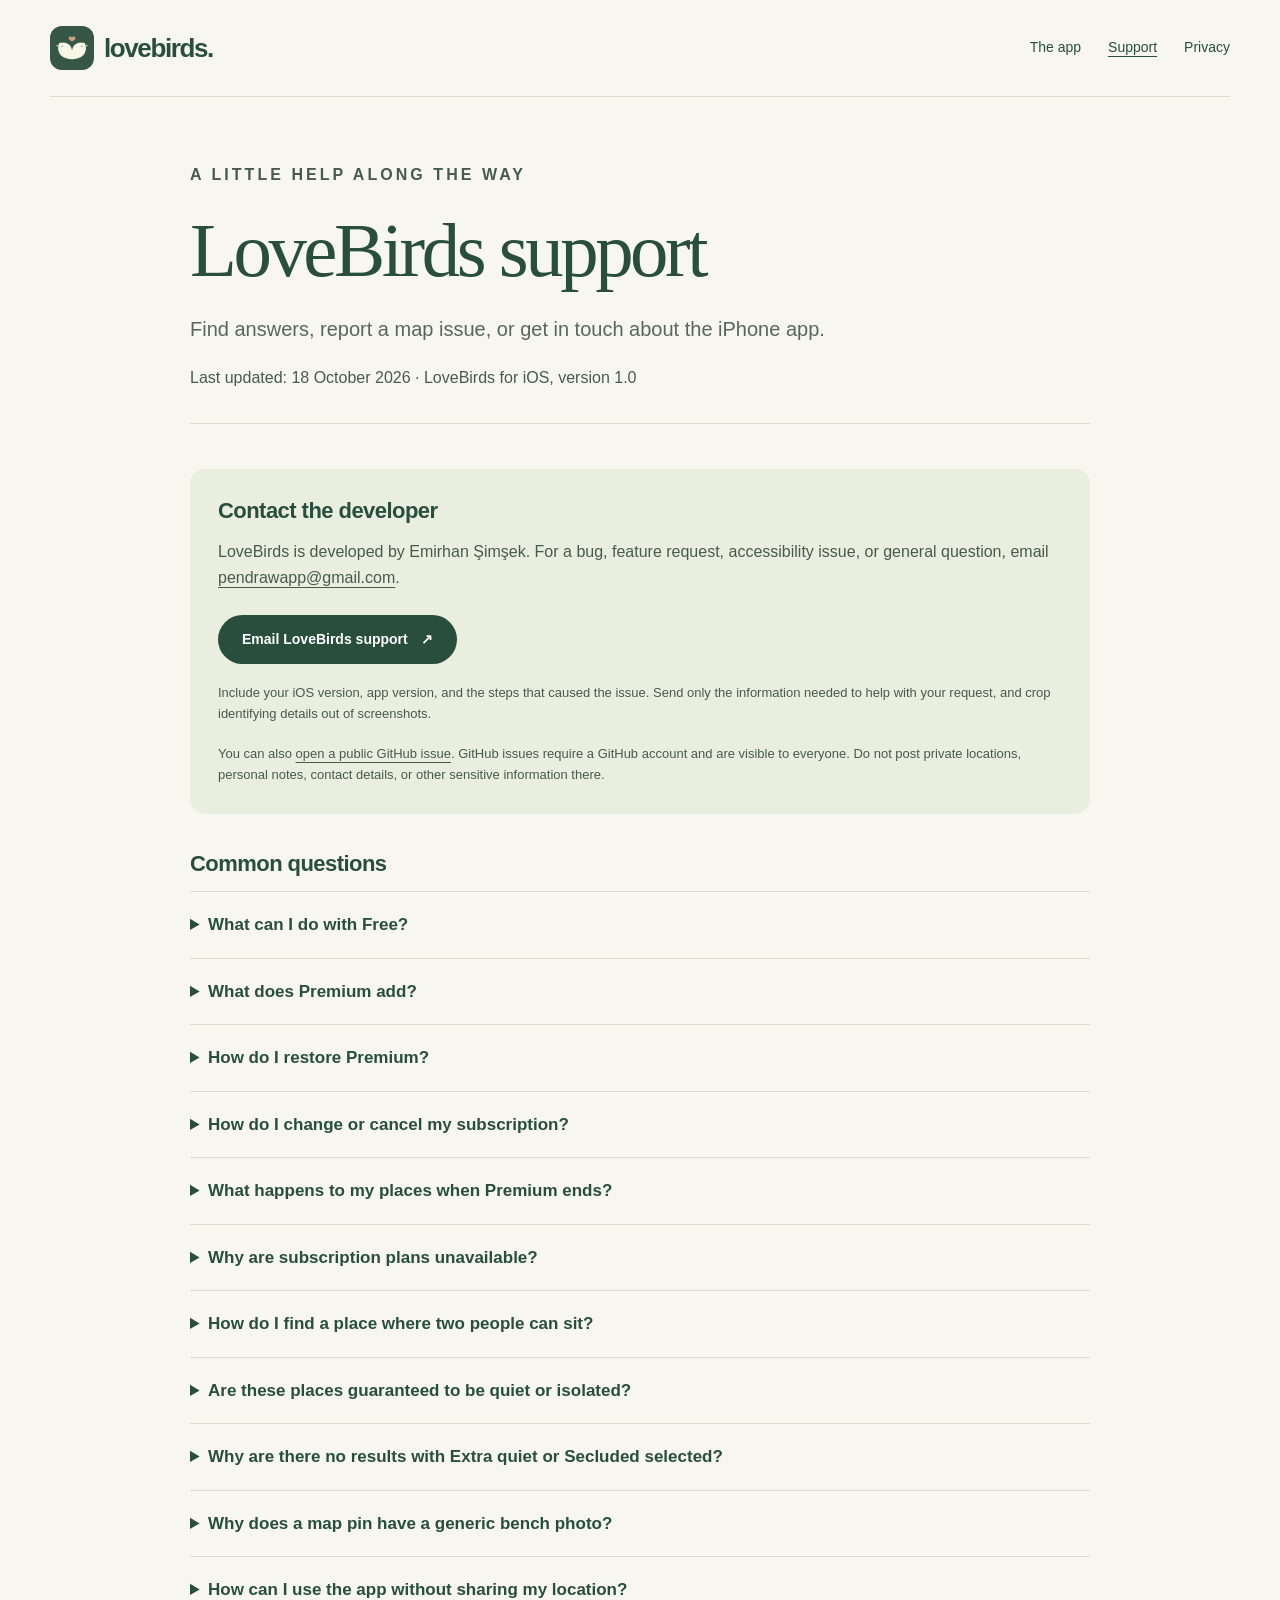
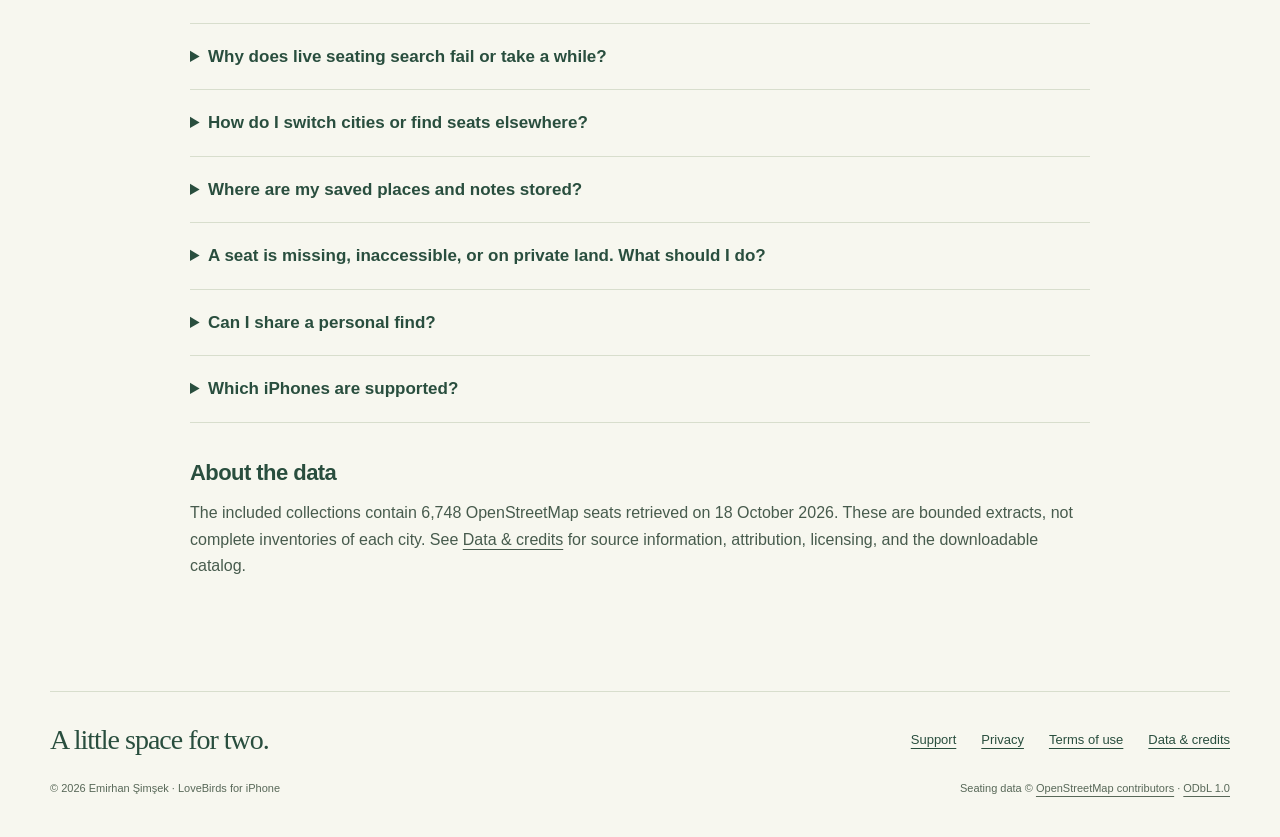
<file: support.html>
<!doctype html>
<html lang="en">
<head>
<meta charset="utf-8">
<meta name="viewport" content="width=device-width, initial-scale=1">
<meta name="theme-color" content="#294e3e">
<meta name="description" content="Get help with LoveBirds Free and Premium, subscriptions, saved places, location access, and mapped seating.">
<meta name="referrer" content="strict-origin-when-cross-origin">
<title>Support · LoveBirds</title>
<link rel="canonical" href="https://emirhan777.github.io/LoveBirds/support.html">
<link rel="icon" type="image/png" href="assets/app-icon.png">
<link rel="apple-touch-icon" href="assets/app-icon.png">
<link rel="stylesheet" href="styles.css">
<meta property="og:title" content="Support · LoveBirds">
<meta property="og:description" content="Get help with LoveBirds Free and Premium, subscriptions, saved places, location access, and mapped seating.">
<meta property="og:type" content="website">
<meta property="og:url" content="https://emirhan777.github.io/LoveBirds/support.html">
<meta property="og:image" content="https://emirhan777.github.io/LoveBirds/assets/app-icon.png">
</head>
<body>
<a class="skip" href="#main">Skip to content</a>
<header class="site-header wrap">
<a class="brand" href="index.html" aria-label="LoveBirds home"><img src="assets/app-icon.png" alt="" width="44" height="44">lovebirds.</a>
<nav class="site-nav" aria-label="Main navigation"><a href="index.html" class="desktop-nav">The app</a><a href="support.html" aria-current="page">Support</a><a href="privacy.html">Privacy</a></nav>
</header>
<main id="main" class="wrap document"><header class="document-head"><p class="eyebrow">A little help along the way</p><h1>LoveBirds support</h1><p class="lead">Find answers, report a map issue, or get in touch about the iPhone app.</p><p class="updated">Last updated: 18 October 2026 · LoveBirds for iOS, version 1.0</p></header>
<section class="contact-box" id="contact"><h2>Contact the developer</h2><p>LoveBirds is developed by Emirhan Şimşek. For a bug, feature request, accessibility issue, or general question, email <a href="mailto:pendrawapp@gmail.com">pendrawapp@gmail.com</a>.</p><a class="button" href="mailto:pendrawapp@gmail.com?subject=LoveBirds%20support">Email LoveBirds support <span aria-hidden="true">↗</span></a><p class="small-note">Include your iOS version, app version, and the steps that caused the issue. Send only the information needed to help with your request, and crop identifying details out of screenshots.</p><p class="small-note">You can also <a href="https://github.com/Emirhan777/LoveBirds/issues/new">open a public GitHub issue</a>. GitHub issues require a GitHub account and are visible to everyone. Do not post private locations, personal notes, contact details, or other sensitive information there.</p></section>
<section aria-labelledby="faq-title"><h2 id="faq-title">Common questions</h2><div class="faq">
<details id="free"><summary>What can I do with Free?</summary><p>Free includes all 6,748 mapped seats in the four city collections, map and place search, Seats for two and basic seating filters, 10 saved places, 3 personal finds, and visit notes. Fresh seating searches can cover a radius of up to 3 km. Choose Skip or Continue with Free during the introduction; you do not need a LoveBirds account or a subscription to start exploring.</p></details>
<details id="premium"><summary>What does Premium add?</summary><p>Premium adds unlimited saved places and personal finds, quiet-potential, secluded-setting, water, and backrest filters, and fresh seating searches up to a 10 km radius. Monthly and annual subscriptions offer the same features. The app shows the current localized App Store prices before you purchase, including the full charge for an annual plan. Premium does not verify current quietness, crowds, privacy, access, or seat availability.</p></details>
<details id="restore"><summary>How do I restore Premium?</summary><p>Use the Apple Account that made the purchase, open Premium in LoveBirds, and choose Restore purchases. Apple may ask you to authenticate. An active, verified subscription restores Premium access. Restoring a purchase does not transfer your saved places, personal finds, or visit notes between phones; those are stored locally.</p></details>
<details id="cancel"><summary>How do I change or cancel my subscription?</summary><p>Open Premium → Manage existing subscription in LoveBirds, or open iPhone Settings → your name → Subscriptions → LoveBirds. Choose the plan or cancellation option Apple provides. Subscriptions renew automatically unless canceled before renewal. After cancellation, Premium access normally continues until the end of the paid period; Apple shows the effective date. Deleting the app does not cancel a subscription. See <a href="https://support.apple.com/en-us/118428">Apple’s cancellation instructions</a> for help, including any rules that apply in your region.</p></details>
<details id="expiry"><summary>What happens to my places when Premium ends?</summary><p>Subscription expiry does not delete your saved places, personal finds, or visit notes. You can still view your existing collection and remove entries. Free limits apply to new additions: if you already have 10 or more saved places or 3 or more personal finds, remove entries below the relevant limit before adding another, or renew Premium. Advanced filters turn off and the fresh-search radius returns to at most 3 km. All city seat collections remain available.</p></details>
<details id="plans-unavailable"><summary>Why are subscription plans unavailable?</summary><p>The App Store may be temporarily unavailable, your connection may be interrupted, or plans may not yet be available in your storefront. Choose Try loading plans again, or continue with Free and return later. LoveBirds only offers prices returned by the App Store and does not start a subscription without Apple’s purchase confirmation.</p></details>
<details><summary>How do I find a place where two people can sit?</summary><p>Choose Cities to open İstanbul, Ankara, Antalya, or London, then use the seating filters. The capacity filter includes seats whose mapped numeric capacity is at least two, or a personal find you confirmed. Unknown capacities are excluded. Check the individual place when you arrive: a mapped count does not guarantee an unobstructed shared seat.</p></details>
<details><summary>Are these places guaranteed to be quiet or isolated?</summary><p>No. The included city collections contain mapped seating without live crowd, noise, or privacy measurements. For supported live searches, quiet potential is estimated from mapped roads and busy amenities. It is not a live observation. Your own visit notes can help you remember how a place felt on a particular day.</p></details>
<details><summary>Why are there no results with Extra quiet or Secluded selected?</summary><p>Extra quiet and Secluded are Premium filters. The bundled city data does not establish those qualities, so unknown places may be excluded when you select them. Clear the filters to see mapped seats, or try Search this area for current mapped context. Coverage varies, and missing information remains unknown.</p></details>
<details><summary>Why does a map pin have a generic bench photo?</summary><p>Photos are illustrative images, not photographs of the exact mapped seat. Each real OpenStreetMap result links to its original source record. The catalog import date is a data retrieval date, not a physical inspection.</p></details>
<details><summary>How can I use the app without sharing my location?</summary><p>Open Cities and select a collection, type a city or place, or move the map manually. You can deny the location prompt and still use these features. Live searches send an approximate search area to the seating provider; Apple map display and place searches use Apple services. See the <a href="privacy.html">privacy policy</a> for details.</p></details>
<details><summary>Why does live seating search fail or take a while?</summary><p>Live search uses a public map-data service that can be busy or unavailable. Try again later or reduce the radius. Existing results remain visible after a failed request. The four included city seat lists remain available without a live seating request; map tiles require an internet connection or previously cached tiles.</p></details>
<details><summary>How do I switch cities or find seats elsewhere?</summary><p>Tap Cities to switch between the four included collections. Exact searches for their city names also open those collections. For another area, search a place or move the map and choose Search this area. Availability depends on OpenStreetMap coverage and the live provider.</p></details>
<details><summary>Where are my saved places and notes stored?</summary><p>They are stored in the app’s local storage on your iPhone. There is no LoveBirds account or shared review feed. Device backups may include that data. Deleting the app removes its local data; offloading it preserves that data. See <a href="privacy.html#choices">your privacy choices</a> for individual removal and backup details.</p></details>
<details><summary>A seat is missing, inaccessible, or on private land. What should I do?</summary><p>Follow on-site signs, opening hours, and local access rules. A missing access tag does not grant permission to enter. Open the seat’s original OpenStreetMap record to inspect it, and use <a href="https://www.openstreetmap.org/fixthemap">OpenStreetMap’s correction options</a> to report a public map error. You can also send us the public OSM record link through support. Included snapshots only change with a later app/data update.</p></details>
<details><summary>Can I share a personal find?</summary><p>The Share action sends the selected spot’s name and map link through the iOS share sheet. Choose the recipient carefully. Your private visit notes are not included in that spot link. Mapped-data exports exclude personal finds and notes.</p></details>
<details><summary>Which iPhones are supported?</summary><p>LoveBirds requires iOS 17 or later. It uses native iPhone controls, supports light and dark appearance, and includes Dynamic Type and VoiceOver labels. Report an accessibility problem through support with the screen and setting involved.</p></details>
</div></section>
<section><h2>About the data</h2><p>The included collections contain 6,748 OpenStreetMap seats retrieved on 18 October 2026. These are bounded extracts, not complete inventories of each city. See <a href="credits.html">Data & credits</a> for source information, attribution, licensing, and the downloadable catalog.</p></section>
</main>
<footer class="site-footer wrap">
<div class="footer-top"><span class="footer-brand">A little space for two.</span><nav class="footer-links" aria-label="Information"><a href="support.html" aria-current="page">Support</a><a href="privacy.html">Privacy</a><a href="terms.html">Terms of use</a><a href="credits.html">Data & credits</a></nav></div>
<div class="footer-note"><p>© 2026 Emirhan Şimşek · LoveBirds for iPhone</p><p>Seating data © <a href="https://www.openstreetmap.org/copyright">OpenStreetMap contributors</a> · <a href="data/ODbL-1.0.txt">ODbL 1.0</a></p></div>
</footer>
</body>
</html>
</file>
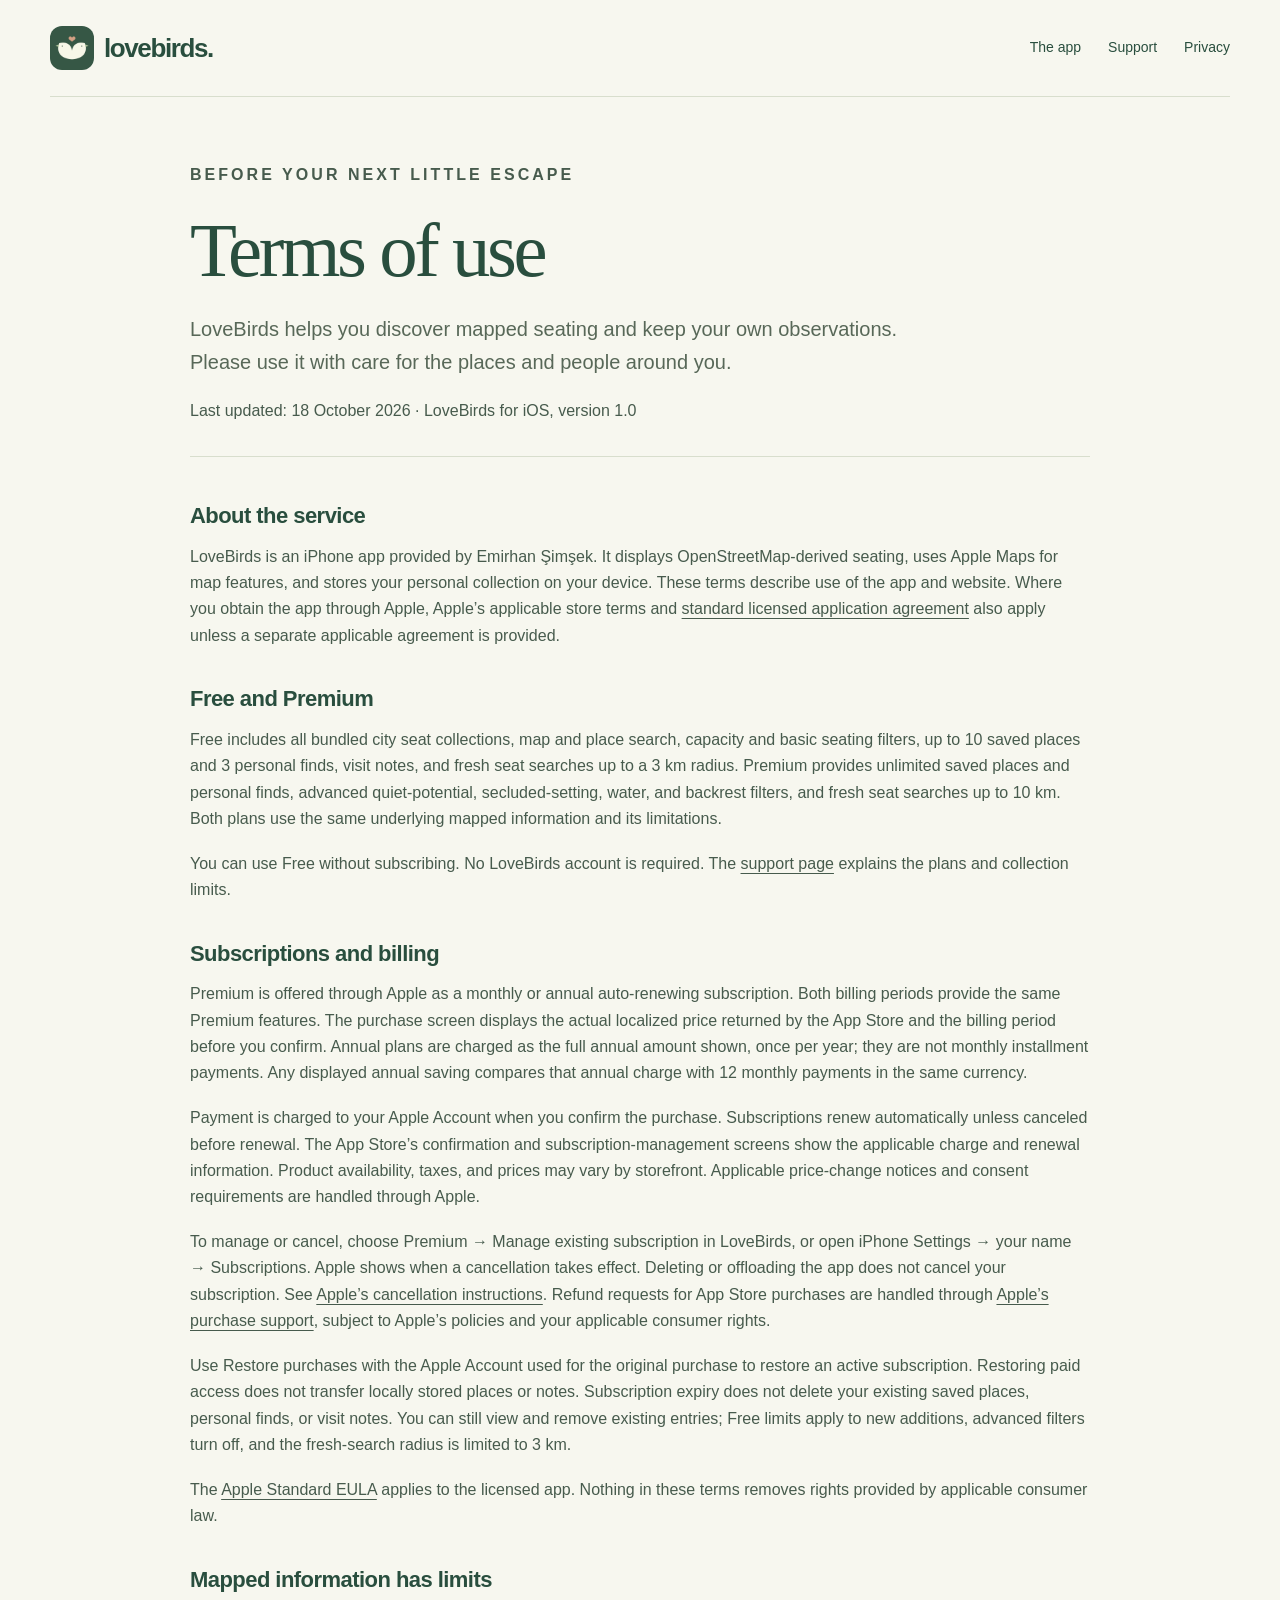
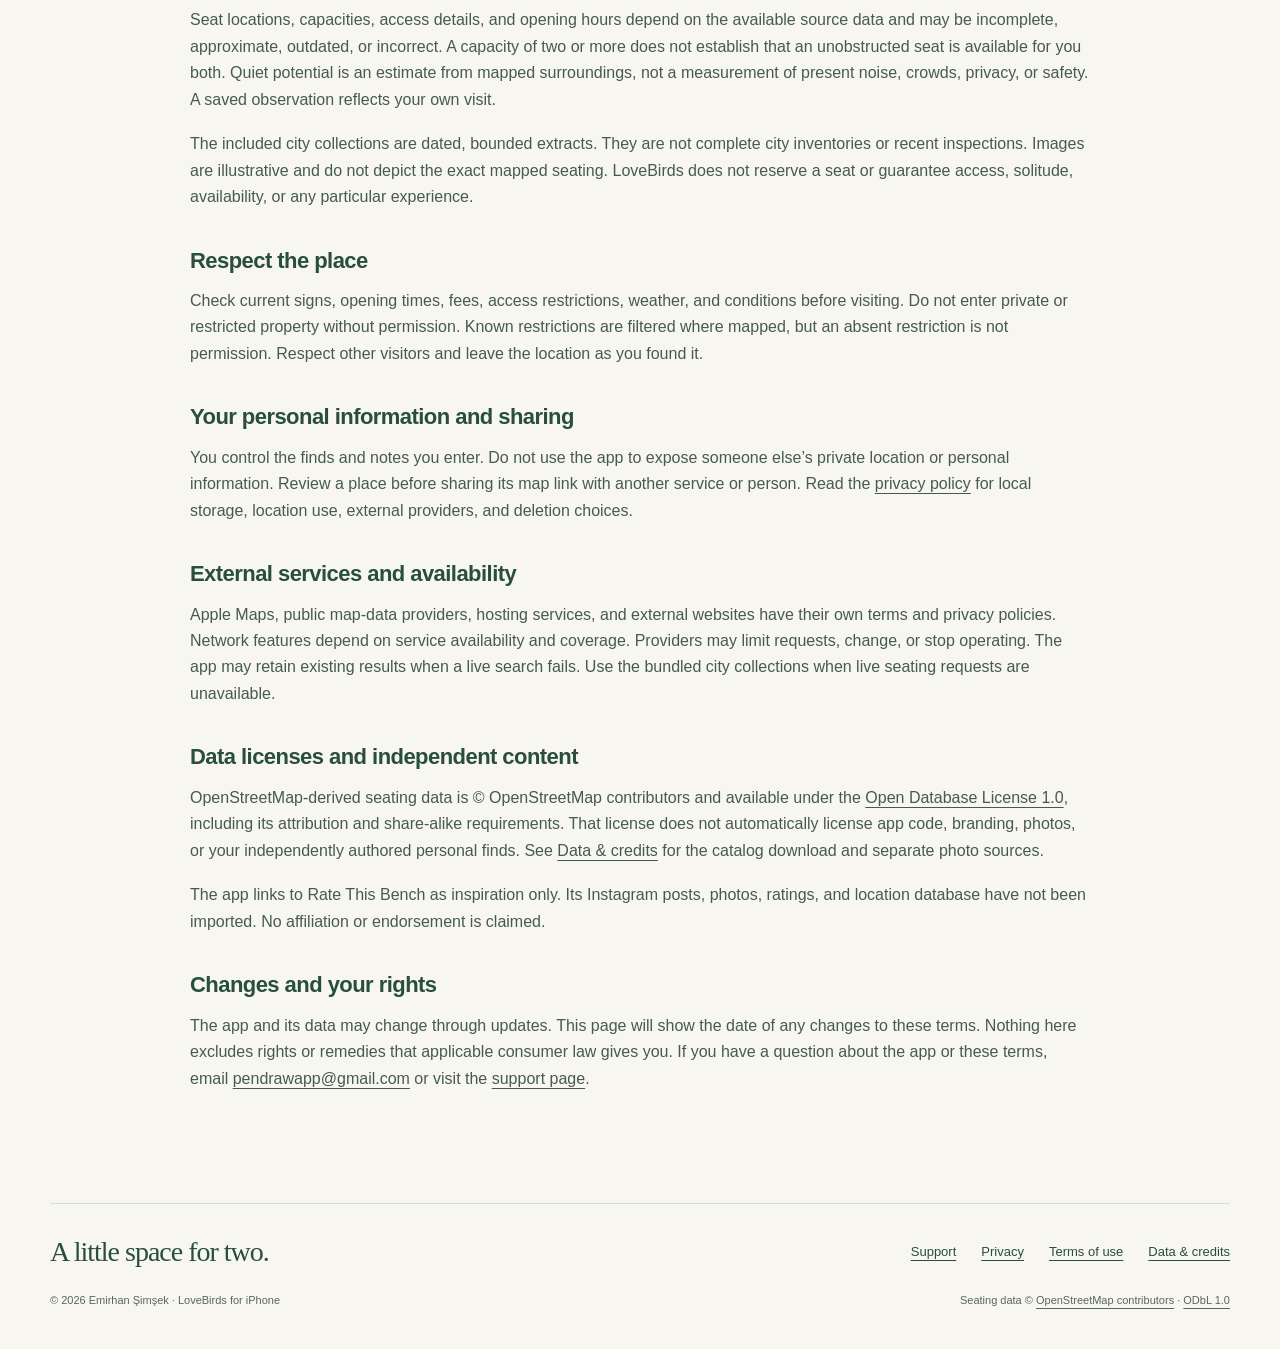
<file: terms.html>
<!doctype html>
<html lang="en">
<head>
<meta charset="utf-8">
<meta name="viewport" content="width=device-width, initial-scale=1">
<meta name="theme-color" content="#294e3e">
<meta name="description" content="Practical terms for using LoveBirds, respecting access restrictions, and understanding mapped seating information.">
<meta name="referrer" content="strict-origin-when-cross-origin">
<title>Terms of use · LoveBirds</title>
<link rel="canonical" href="https://emirhan777.github.io/LoveBirds/terms.html">
<link rel="icon" type="image/png" href="assets/app-icon.png">
<link rel="apple-touch-icon" href="assets/app-icon.png">
<link rel="stylesheet" href="styles.css">
<meta property="og:title" content="Terms of use · LoveBirds">
<meta property="og:description" content="Practical terms for using LoveBirds, respecting access restrictions, and understanding mapped seating information.">
<meta property="og:type" content="website">
<meta property="og:url" content="https://emirhan777.github.io/LoveBirds/terms.html">
<meta property="og:image" content="https://emirhan777.github.io/LoveBirds/assets/app-icon.png">
</head>
<body>
<a class="skip" href="#main">Skip to content</a>
<header class="site-header wrap">
<a class="brand" href="index.html" aria-label="LoveBirds home"><img src="assets/app-icon.png" alt="" width="44" height="44">lovebirds.</a>
<nav class="site-nav" aria-label="Main navigation"><a href="index.html" class="desktop-nav">The app</a><a href="support.html">Support</a><a href="privacy.html">Privacy</a></nav>
</header>
<main id="main" class="wrap document"><header class="document-head"><p class="eyebrow">Before your next little escape</p><h1>Terms of use</h1><p class="lead">LoveBirds helps you discover mapped seating and keep your own observations. Please use it with care for the places and people around you.</p><p class="updated">Last updated: 18 October 2026 · LoveBirds for iOS, version 1.0</p></header>
<section><h2>About the service</h2><p>LoveBirds is an iPhone app provided by Emirhan Şimşek. It displays OpenStreetMap-derived seating, uses Apple Maps for map features, and stores your personal collection on your device. These terms describe use of the app and website. Where you obtain the app through Apple, Apple’s applicable store terms and <a href="https://www.apple.com/legal/internet-services/itunes/dev/stdeula/">standard licensed application agreement</a> also apply unless a separate applicable agreement is provided.</p></section>
<section id="plans"><h2>Free and Premium</h2><p>Free includes all bundled city seat collections, map and place search, capacity and basic seating filters, up to 10 saved places and 3 personal finds, visit notes, and fresh seat searches up to a 3 km radius. Premium provides unlimited saved places and personal finds, advanced quiet-potential, secluded-setting, water, and backrest filters, and fresh seat searches up to 10 km. Both plans use the same underlying mapped information and its limitations.</p><p>You can use Free without subscribing. No LoveBirds account is required. The <a href="support.html#premium">support page</a> explains the plans and collection limits.</p></section>
<section id="subscriptions"><h2>Subscriptions and billing</h2><p>Premium is offered through Apple as a monthly or annual auto-renewing subscription. Both billing periods provide the same Premium features. The purchase screen displays the actual localized price returned by the App Store and the billing period before you confirm. Annual plans are charged as the full annual amount shown, once per year; they are not monthly installment payments. Any displayed annual saving compares that annual charge with 12 monthly payments in the same currency.</p><p>Payment is charged to your Apple Account when you confirm the purchase. Subscriptions renew automatically unless canceled before renewal. The App Store’s confirmation and subscription-management screens show the applicable charge and renewal information. Product availability, taxes, and prices may vary by storefront. Applicable price-change notices and consent requirements are handled through Apple.</p><p>To manage or cancel, choose Premium → Manage existing subscription in LoveBirds, or open iPhone Settings → your name → Subscriptions. Apple shows when a cancellation takes effect. Deleting or offloading the app does not cancel your subscription. See <a href="https://support.apple.com/en-us/118428">Apple’s cancellation instructions</a>. Refund requests for App Store purchases are handled through <a href="https://reportaproblem.apple.com/">Apple’s purchase support</a>, subject to Apple’s policies and your applicable consumer rights.</p><p>Use Restore purchases with the Apple Account used for the original purchase to restore an active subscription. Restoring paid access does not transfer locally stored places or notes. Subscription expiry does not delete your existing saved places, personal finds, or visit notes. You can still view and remove existing entries; Free limits apply to new additions, advanced filters turn off, and the fresh-search radius is limited to 3 km.</p><p>The <a href="https://www.apple.com/legal/internet-services/itunes/dev/stdeula/">Apple Standard EULA</a> applies to the licensed app. Nothing in these terms removes rights provided by applicable consumer law.</p></section>
<section><h2>Mapped information has limits</h2><p>Seat locations, capacities, access details, and opening hours depend on the available source data and may be incomplete, approximate, outdated, or incorrect. A capacity of two or more does not establish that an unobstructed seat is available for you both. Quiet potential is an estimate from mapped surroundings, not a measurement of present noise, crowds, privacy, or safety. A saved observation reflects your own visit.</p><p>The included city collections are dated, bounded extracts. They are not complete city inventories or recent inspections. Images are illustrative and do not depict the exact mapped seating. LoveBirds does not reserve a seat or guarantee access, solitude, availability, or any particular experience.</p></section>
<section><h2>Respect the place</h2><p>Check current signs, opening times, fees, access restrictions, weather, and conditions before visiting. Do not enter private or restricted property without permission. Known restrictions are filtered where mapped, but an absent restriction is not permission. Respect other visitors and leave the location as you found it.</p></section>
<section><h2>Your personal information and sharing</h2><p>You control the finds and notes you enter. Do not use the app to expose someone else’s private location or personal information. Review a place before sharing its map link with another service or person. Read the <a href="privacy.html">privacy policy</a> for local storage, location use, external providers, and deletion choices.</p></section>
<section><h2>External services and availability</h2><p>Apple Maps, public map-data providers, hosting services, and external websites have their own terms and privacy policies. Network features depend on service availability and coverage. Providers may limit requests, change, or stop operating. The app may retain existing results when a live search fails. Use the bundled city collections when live seating requests are unavailable.</p></section>
<section><h2>Data licenses and independent content</h2><p>OpenStreetMap-derived seating data is © OpenStreetMap contributors and available under the <a href="data/ODbL-1.0.txt">Open Database License 1.0</a>, including its attribution and share-alike requirements. That license does not automatically license app code, branding, photos, or your independently authored personal finds. See <a href="credits.html">Data & credits</a> for the catalog download and separate photo sources.</p><p>The app links to Rate This Bench as inspiration only. Its Instagram posts, photos, ratings, and location database have not been imported. No affiliation or endorsement is claimed.</p></section>
<section><h2>Changes and your rights</h2><p>The app and its data may change through updates. This page will show the date of any changes to these terms. Nothing here excludes rights or remedies that applicable consumer law gives you. If you have a question about the app or these terms, email <a href="mailto:pendrawapp@gmail.com">pendrawapp@gmail.com</a> or visit the <a href="support.html#contact">support page</a>.</p></section>
</main>
<footer class="site-footer wrap">
<div class="footer-top"><span class="footer-brand">A little space for two.</span><nav class="footer-links" aria-label="Information"><a href="support.html">Support</a><a href="privacy.html">Privacy</a><a href="terms.html" aria-current="page">Terms of use</a><a href="credits.html">Data & credits</a></nav></div>
<div class="footer-note"><p>© 2026 Emirhan Şimşek · LoveBirds for iPhone</p><p>Seating data © <a href="https://www.openstreetmap.org/copyright">OpenStreetMap contributors</a> · <a href="data/ODbL-1.0.txt">ODbL 1.0</a></p></div>
</footer>
</body>
</html>
</file>
<file: styles.css>
:root{--paper:#f7f7ef;--ink:#294e3e;--muted:#586858;--sage:#6e805c;--line:#d8decd;--wash:#e9eedf;--white:#fffef8;--serif:Georgia,'Times New Roman',serif;--sans:-apple-system,BlinkMacSystemFont,'Segoe UI',sans-serif}
*{box-sizing:border-box}html{scroll-behavior:smooth;scroll-padding-top:24px}body{margin:0;background:var(--paper);color:var(--ink);font:17px/1.65 var(--sans);-webkit-font-smoothing:antialiased}a{color:inherit;text-underline-offset:4px;text-decoration-thickness:1px}a:hover{color:#527044}a:focus-visible,summary:focus-visible{outline:3px solid #638446;outline-offset:5px;border-radius:2px}img{display:block;max-width:100%;height:auto}p,h1,h2,h3{margin-top:0}p{margin-bottom:1.15rem}h1,h2,h3{font-weight:400;line-height:1.08}h1,h2{font-family:var(--serif);letter-spacing:-.045em}h1{font-size:clamp(3rem,6.2vw,5.9rem)}h2{font-size:clamp(2.15rem,3.8vw,3.7rem)}h3{font-size:1.2rem;font-weight:600;letter-spacing:-.015em}ul,ol{padding-left:1.4rem}li+li{margin-top:.55rem}.wrap{width:min(1180px,calc(100% - 80px));margin-inline:auto}.skip{position:absolute;top:-100px;left:20px;background:var(--ink);color:white;padding:12px 18px;z-index:10}.skip:focus{top:12px}.site-header{display:flex;align-items:center;justify-content:space-between;gap:24px;padding-block:26px;border-bottom:1px solid var(--line)}.brand{display:flex;align-items:center;gap:10px;font-size:26px;font-weight:700;letter-spacing:-1.4px;text-decoration:none}.brand img{width:44px;height:44px;border-radius:12px}.site-nav{display:flex;gap:27px;align-items:center;font-size:14px;font-weight:500}.site-nav a{text-decoration:none}.site-nav a[aria-current=page]{text-decoration:underline}.eyebrow{text-transform:uppercase;letter-spacing:.19em;font-size:11px;font-weight:700;color:var(--sage);margin-bottom:22px}.hero{display:grid;grid-template-columns:1.04fr 1fr;gap:70px;align-items:center;padding-block:76px 92px}.hero h1{margin-bottom:26px}.hero h1 em{font-weight:400;color:var(--sage)}.hero-copy>p:not(.eyebrow){font-size:18px;max-width:445px;color:var(--muted)}.actions{display:flex;gap:18px;align-items:center;flex-wrap:wrap;margin-top:32px}.button{display:inline-flex;justify-content:center;align-items:center;gap:13px;background:var(--ink);color:white!important;text-decoration:none;border-radius:100px;padding:13px 24px;font-weight:600;font-size:14px;min-height:48px}.button:hover{background:#3e634b}.text-link{font-size:14px;font-weight:600}.availability{display:flex;align-items:center;gap:9px;font-size:12px;color:var(--muted);margin:21px 0 0}.availability:before{content:'';width:6px;height:6px;flex:none;background:var(--sage);border-radius:50%}.hero-art{position:relative;padding:0 20px 45px 0;min-width:0}.landscape{width:100%;height:534px;object-fit:cover;border-radius:220px 220px 18px 18px;object-position:53% center}.photo-note{position:absolute;left:22px;bottom:63px;padding:4px 9px;border-radius:20px;background:#203e33bd;color:#fff;font-size:10px}.phone{position:absolute;right:-17px;bottom:0;width:190px;border:7px solid #263f32;border-radius:29px;box-shadow:0 18px 45px #203d3330;overflow:hidden;background:var(--white)}.phone img{width:100%;height:auto}.collection{padding-block:65px;border-top:1px solid var(--line)}.section-intro{display:grid;grid-template-columns:1fr 1fr;gap:70px;align-items:start;margin-bottom:37px}.section-intro h2{margin-bottom:0;max-width:480px}.section-intro>p{color:var(--muted);max-width:460px;margin:8px 0 0}.cities{display:grid;grid-template-columns:repeat(4,1fr);gap:0;border-block:1px solid var(--line)}.city{padding:27px 25px 27px 0}.city+.city{border-left:1px solid var(--line);padding-left:30px}.city h3{margin-bottom:18px}.city strong{display:block;font-family:var(--serif);font-size:43px;font-weight:400;letter-spacing:-.04em;line-height:1.15}.city span{font-size:12px;color:var(--muted)}.small-note{font-size:12px;color:var(--muted);margin-top:18px;max-width:850px}.how{display:grid;grid-template-columns:.75fr 1.25fr;gap:80px;padding-block:65px 85px}.how-heading h2{max-width:380px}.steps{counter-reset:step}.step{display:grid;grid-template-columns:40px 1fr;gap:18px;padding-block:24px;border-top:1px solid var(--line)}.step:before{counter-increment:step;content:'0' counter(step);font:13px var(--sans);color:var(--sage);padding-top:3px}.step:first-child{padding-top:0;border-top:0}.step h3{margin-bottom:9px}.step p{font-size:15px;color:var(--muted);margin:0}.gentle-note{padding:35px 45px;background:var(--wash);border-radius:18px;display:grid;grid-template-columns:.7fr 1.3fr;gap:65px;align-items:center;margin-bottom:75px}.gentle-note h2{font-size:32px;margin:0}.gentle-note p{font-size:15px;margin:0;color:var(--muted)}.site-footer{border-top:1px solid var(--line);padding-block:32px 40px}.footer-top{display:flex;justify-content:space-between;gap:28px;align-items:center;margin-bottom:23px}.footer-brand{font:28px var(--serif);letter-spacing:-1px}.footer-links{display:flex;gap:25px;flex-wrap:wrap;font-size:13px}.footer-note{display:flex;justify-content:space-between;gap:20px;color:var(--muted);font-size:11px}.footer-note p{margin:0}.document{max-width:900px;padding-block:65px 75px}.document-head{margin-bottom:45px;border-bottom:1px solid var(--line);padding-bottom:32px}.document-head h1{font-size:clamp(3rem,6vw,4.8rem);margin-bottom:20px}.document-head .lead{font-size:20px;color:var(--muted);max-width:750px}.updated{font-size:12px;color:var(--muted);margin-bottom:0}.document section{margin-block:36px}.document h2{font:600 22px/1.3 var(--sans);letter-spacing:-.025em;margin-bottom:13px}.document p,.document li{font-size:16px;color:#475b4d}.document h3{font-size:17px;margin-bottom:10px}.document .notice{padding:23px 27px;background:var(--wash);border-left:3px solid var(--sage);border-radius:0 10px 10px 0}.document .notice p:last-child{margin-bottom:0}.contents{display:flex;flex-wrap:wrap;gap:10px 22px;font-size:13px;margin-top:26px}.data-table{width:100%;border-collapse:collapse;margin:20px 0;font-size:14px;text-align:left}.data-table th,.data-table td{padding:15px 17px 15px 0;vertical-align:top;border-bottom:1px solid var(--line)}.data-table th{font-size:12px;font-weight:600}.data-table td:first-child{width:25%;font-weight:600}.data-table td{color:#475b4d}.data-table td p{font-size:14px;margin:0}.contact-box{padding:28px;background:var(--wash);border-radius:15px}.contact-box .button{margin-top:5px}.contact-box .small-note{margin-top:18px;margin-bottom:0;font-size:13px}.faq{border-top:1px solid var(--line)}details{padding:20px 0;border-bottom:1px solid var(--line)}summary{cursor:pointer;font-size:17px;font-weight:600;line-height:1.5;padding-right:15px}details p{margin:16px 0 0;max-width:750px}code{background:var(--wash);border-radius:4px;padding:2px 4px;font-size:.88em;overflow-wrap:anywhere}.download-links{display:flex;flex-wrap:wrap;gap:15px 25px;margin-top:22px}.download-links a{font-size:14px;font-weight:600}.credit-list{padding-left:1.25rem}.credit-list li{font-size:15px}.release-label{font-size:12px;color:var(--muted);margin-left:4px}
@media(min-width:1400px){.hero{gap:100px}}
.plan-table caption{text-align:left;margin:0 0 14px}.plan-table th:first-child{width:52%}.plan-table tbody th{font-size:14px;font-weight:500;color:var(--muted)}.plan-table th:not(:first-child),.plan-table td{text-align:left;width:24%}.plan-table td{font-size:14px}.plan-table td:last-child{font-weight:600;color:var(--ink)}
@media(max-width:900px){.wrap{width:calc(100% - 48px)}.hero{gap:35px;padding-block:55px 65px}.landscape{height:470px}.phone{width:160px;right:-8px}.hero h1{font-size:4.1rem}.section-intro{gap:35px}.how{gap:35px}.gentle-note{gap:35px;padding:30px}.site-nav{gap:18px}.footer-note{flex-direction:column;gap:5px}}
@media(max-width:650px){body{font-size:16px}.wrap{width:calc(100% - 40px)}.site-header{padding-block:18px;gap:12px}.brand{font-size:23px}.brand img{width:36px;height:36px;border-radius:9px}.site-nav{font-size:12px;gap:15px}.site-nav .desktop-nav{display:none}.hero{grid-template-columns:1fr;gap:40px;padding-block:40px 48px}.hero-copy>p:not(.eyebrow){font-size:17px;max-width:440px}.hero h1{font-size:3.75rem;max-width:450px}.eyebrow{margin-bottom:17px}.hero-art{max-width:480px;width:100%;padding-right:35px;padding-bottom:18px;margin:0 auto}.landscape{height:420px;border-radius:180px 180px 16px 16px}.phone{right:0;width:155px;border-width:5px;border-radius:22px}.photo-note{left:12px;bottom:32px;font-size:9px;max-width:175px}.section-intro{grid-template-columns:1fr;gap:20px;margin-bottom:25px}.section-intro h2{max-width:360px}.section-intro>p{font-size:15px;margin:0}.collection{padding-block:40px}.cities{grid-template-columns:repeat(2,1fr)}.city{padding:22px 16px 22px 0}.city+.city{padding:22px 0 22px 22px}.city:nth-child(3){border-left:0;padding-left:0}.city:nth-child(n+3){border-top:1px solid var(--line)}.city h3{font-size:17px;margin-bottom:12px}.city strong{font-size:36px}.how{grid-template-columns:1fr;gap:20px;padding-block:35px 40px}.how-heading h2{margin-bottom:20px;max-width:300px}.gentle-note{grid-template-columns:1fr;gap:17px;padding:26px;margin-bottom:45px}.gentle-note h2{font-size:30px}.footer-top{align-items:flex-start;flex-direction:column;gap:20px}.footer-links{gap:13px 20px}.footer-note{font-size:10px}.document{padding-block:40px 50px}.document-head{margin-bottom:28px;padding-bottom:26px}.document-head .lead{font-size:18px}.document section{margin-block:29px}.document h2{font-size:20px}.document p,.document li{font-size:15px}.document .notice{padding:20px}.contact-box{padding:22px}.data-table th,.data-table td{padding:12px 10px 12px 0;font-size:12px}.data-table td:first-child{width:27%}.contents{gap:9px 16px}.release-label{display:block;margin:10px 0 0}}
@media(prefers-reduced-motion:reduce){html{scroll-behavior:auto}}
@media print{.site-nav,.site-footer,.contents,.skip{display:none}.wrap{width:100%}.document{padding:0;max-width:none}body{color:#000;background:white}.document p,.document li{color:#000}.document-head{padding-top:0}a{color:inherit}.document h2{break-after:avoid}section{break-inside:avoid}}
</file>
